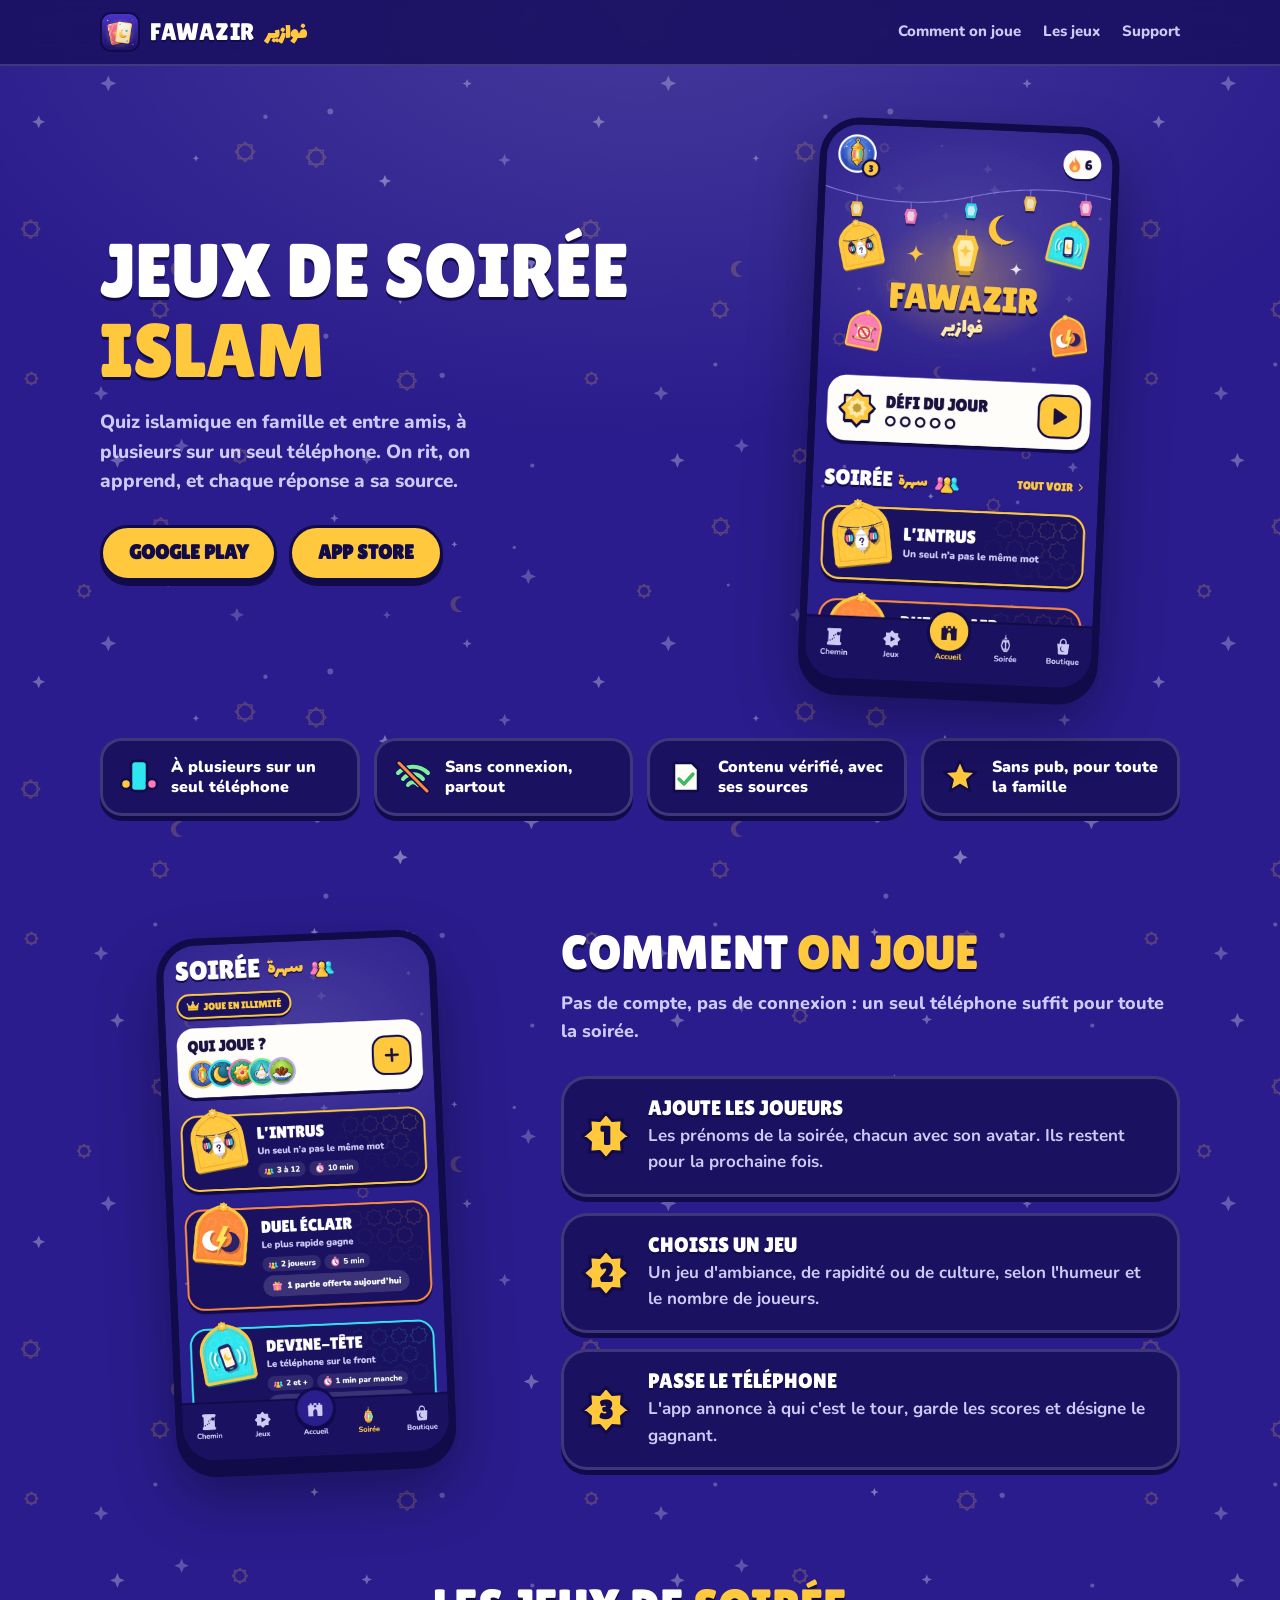
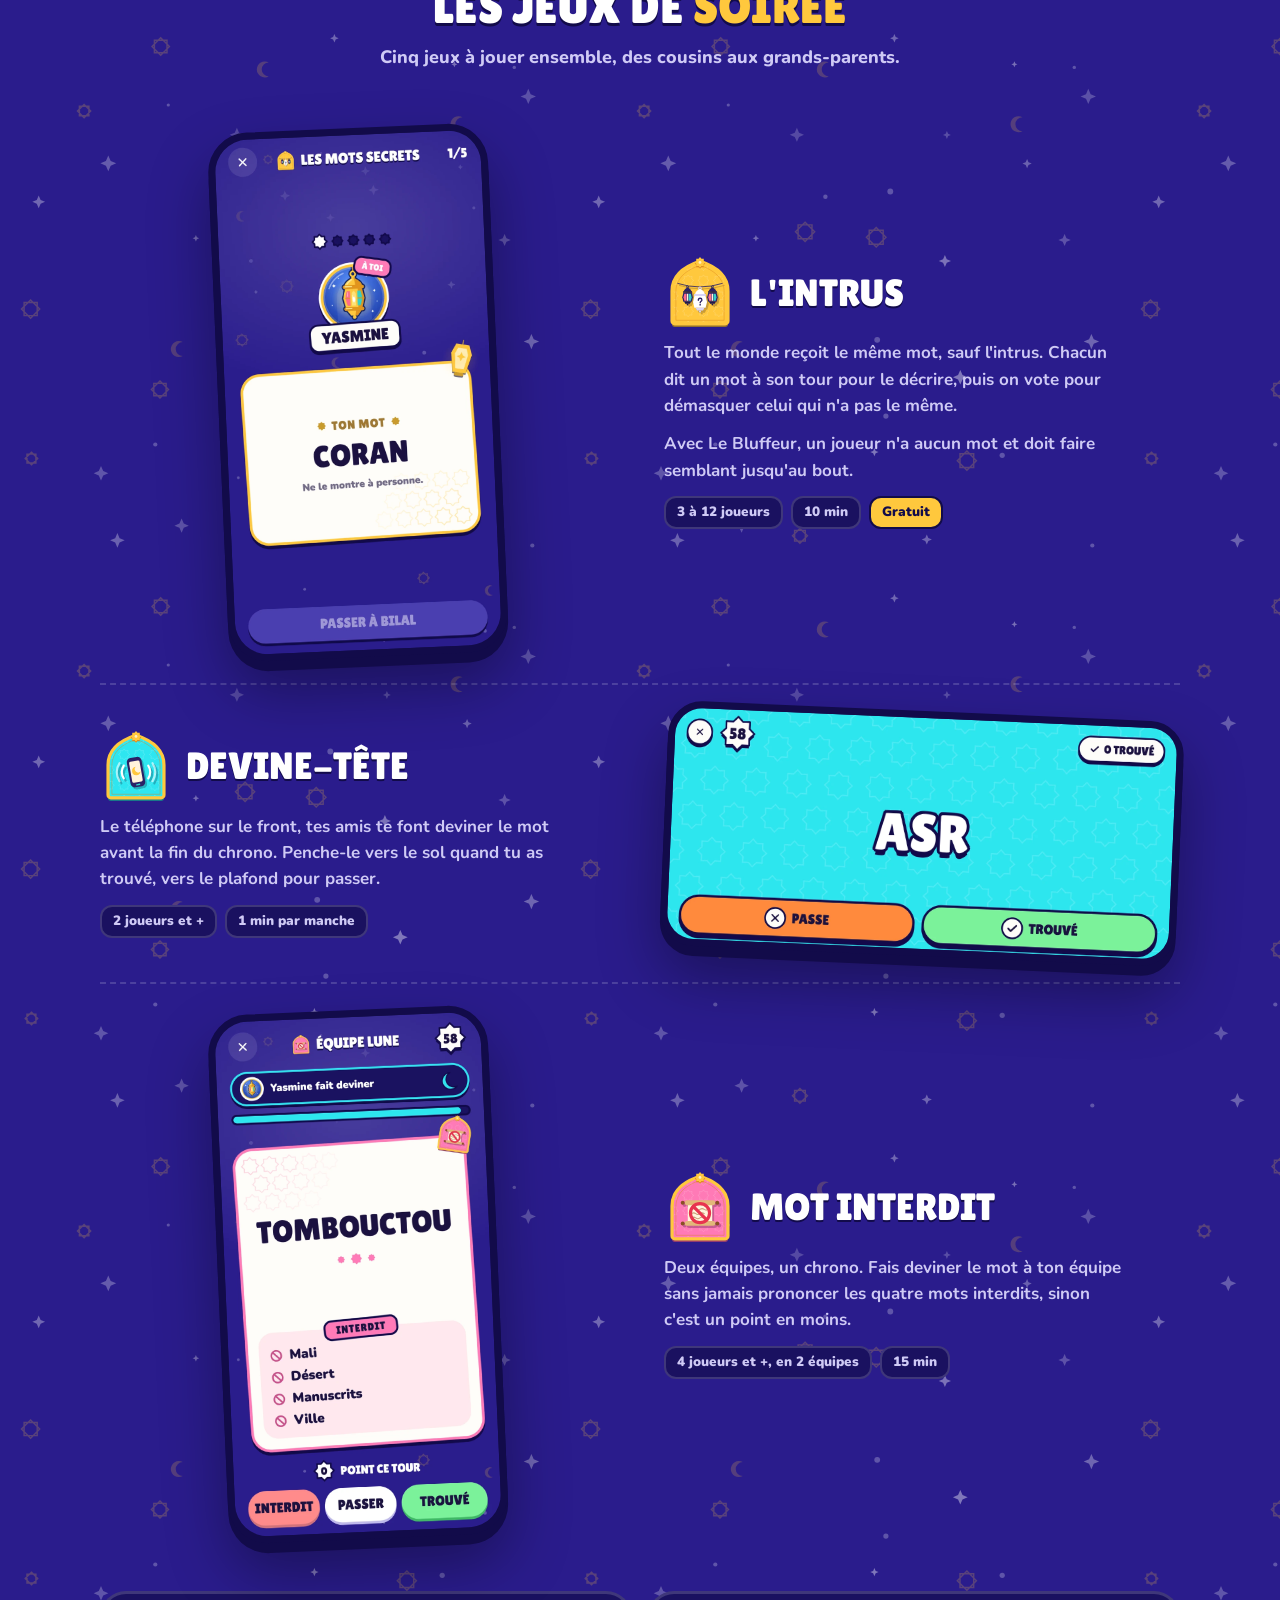
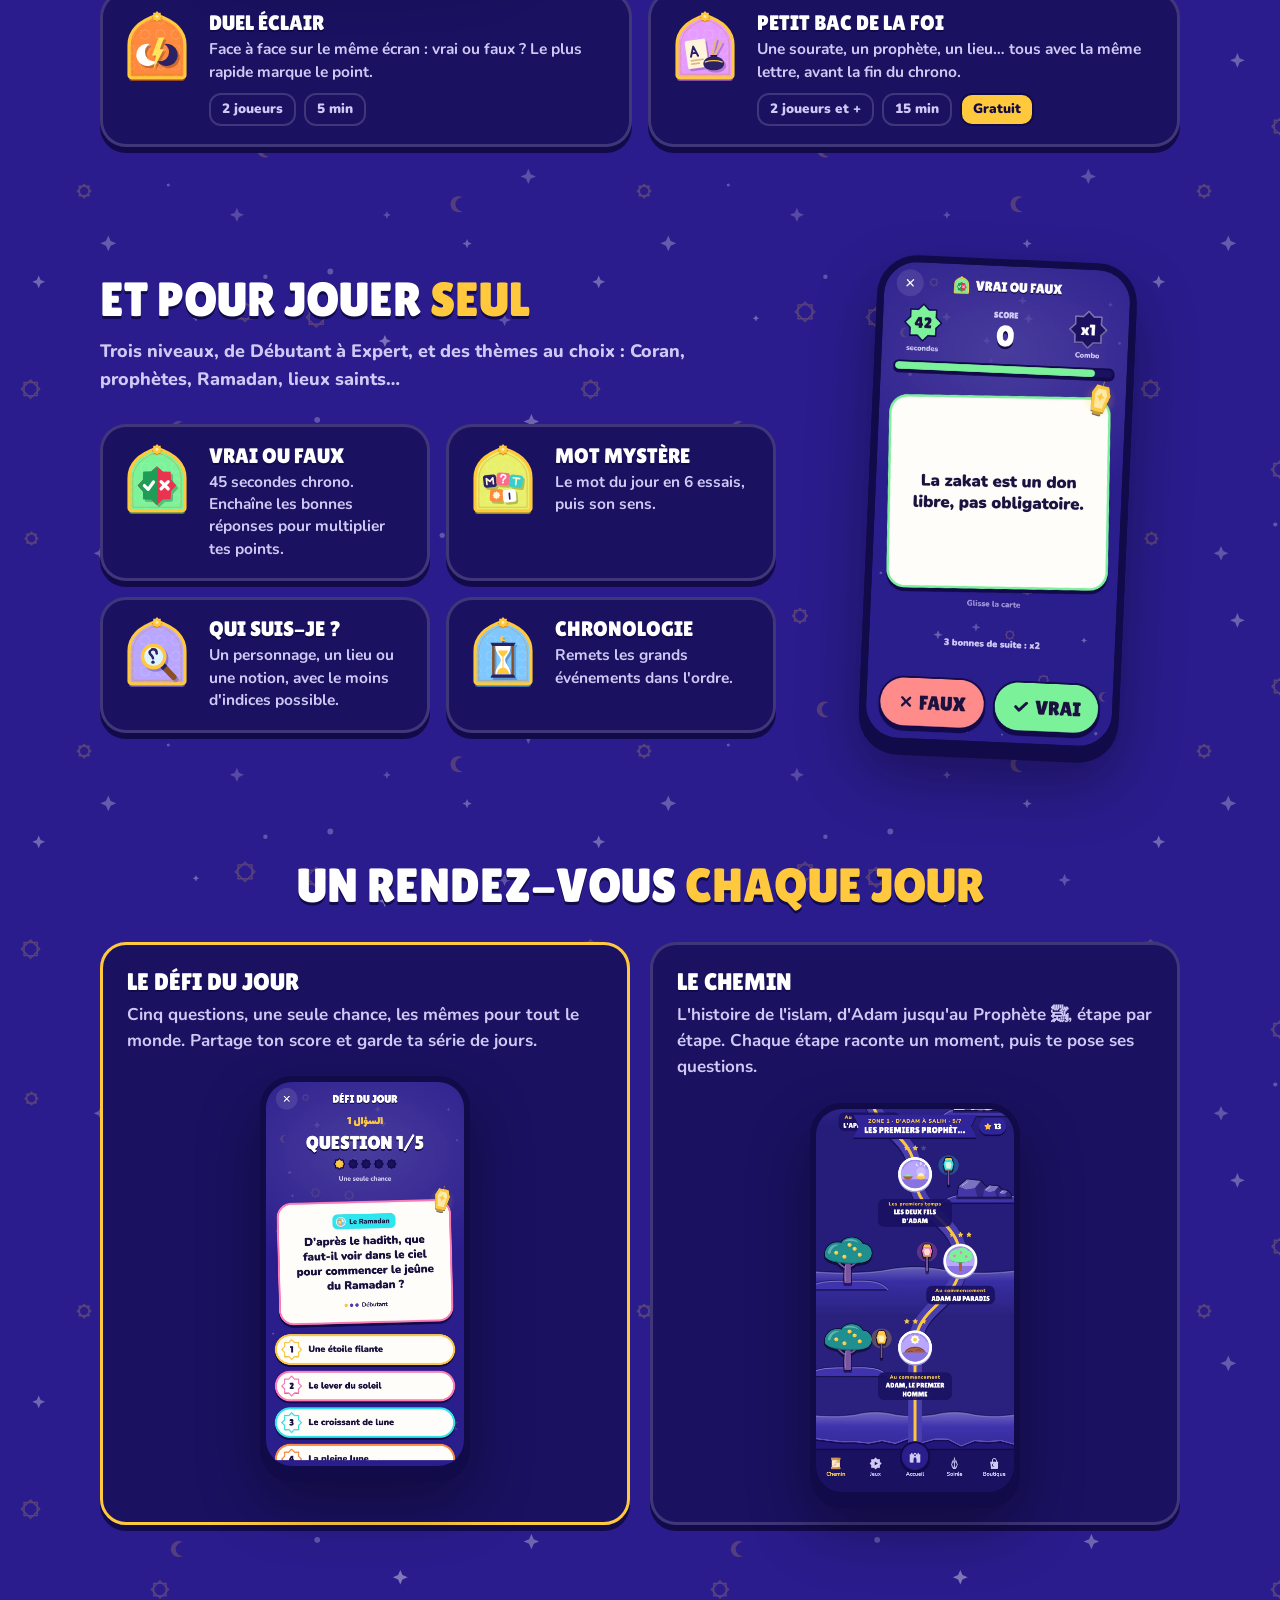
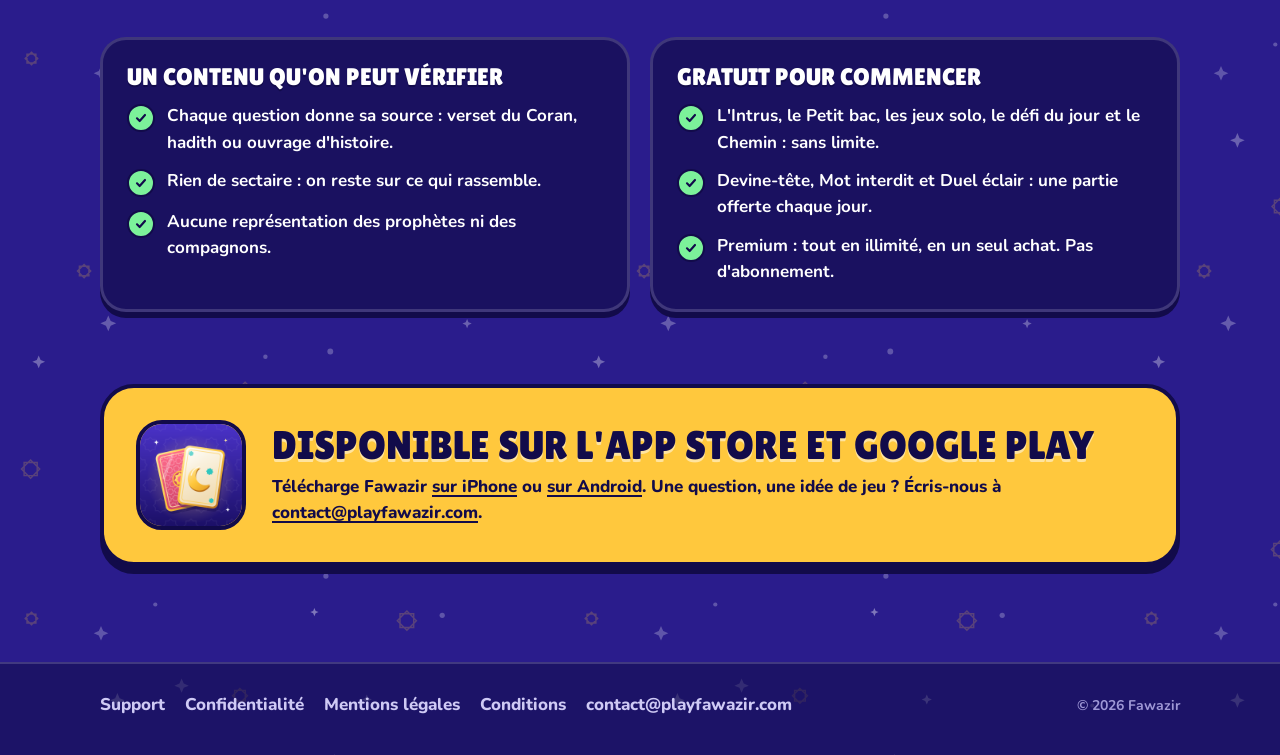
<file: index.html>
<!doctype html>
<html lang="fr">
<head>
  <meta charset="utf-8">
  <meta name="google-site-verification" content="Mf4Dr-LNAtxLQi--UO0I9HqMlegFbd75reMq2056zI0" />
  <meta name="viewport" content="width=device-width, initial-scale=1, viewport-fit=cover">
  <title>Fawazir : jeux de soirée islam et quiz islamique en famille</title>
  <meta name="description" content="Fawazir, les jeux de soirée sur le thème de l'islam : L'Intrus, Devine-tête, Mot interdit, quiz islamique et défi du jour. À plusieurs sur un seul téléphone, sans connexion et sans pub.">
  <meta name="theme-color" content="#2A1C8C">
  <link rel="icon" type="image/png" href="favicon.png">
  <link rel="apple-touch-icon" href="apple-touch-icon.png">
  <meta property="og:type" content="website">
  <meta property="og:title" content="Fawazir : jeux de soirée islam">
  <meta property="og:description" content="Quiz islamique en famille et entre amis, à plusieurs sur un seul téléphone. Sans connexion, sans pub.">
  <meta property="og:image" content="assets/img/partage.jpg">
  <meta property="og:locale" content="fr_FR">
  <meta name="twitter:card" content="summary_large_image">
  <link rel="preload" href="assets/fonts/lilita-one.woff2" as="font" type="font/woff2" crossorigin>
  <link rel="preload" href="assets/fonts/nunito-800.woff2" as="font" type="font/woff2" crossorigin>
  <link rel="stylesheet" href="assets/site.css">
</head>
<body>
  <header class="top">
    <div class="wrap">
      <a class="brand" href="./" aria-label="Fawazir, accueil">
        <img src="assets/img/icone.png" alt="" width="40" height="40">
        <b>Fawazir</b><i lang="ar">فوازير</i>
      </a>
      <nav aria-label="Navigation">
        <a class="hide-sm" href="#comment">Comment on joue</a>
        <a class="hide-sm" href="#jeux">Les jeux</a>
        <a href="support.html">Support</a>
      </nav>
    </div>
  </header>

  <main>
    <section class="hero">
      <div class="wrap">
        <div>
          <h1>Jeux de soirée <span class="accent">islam</span></h1>
          <p class="lead">Quiz islamique en famille et entre amis, à plusieurs sur un seul téléphone. On rit, on apprend, et chaque réponse a sa source.</p>
          <div class="ctas">
            <a class="btn btn-gold" href="https://play.google.com/store/apps/details?id=com.playfawazir.app">Google Play</a>
            <a class="btn btn-gold" href="https://apps.apple.com/app/id6831365398">App Store</a>
          </div>
        </div>
        <div class="phone tilt-r">
          <img src="assets/img/ecrans/accueil.webp" alt="L'accueil de Fawazir : défi du jour et jeux de soirée" width="780" height="1510">
        </div>
      </div>
    </section>

    <section aria-label="Points forts" style="padding-top: 20px">
      <div class="wrap perks">
        <div class="perk">
          <svg viewBox="0 0 40 40" aria-hidden="true"><rect x="12" y="4" width="16" height="30" rx="4" fill="#2EE6F0" stroke="#120B4A" stroke-width="2.5"/><circle cx="7" cy="27" r="5" fill="#FFC83D" stroke="#120B4A" stroke-width="2.5"/><circle cx="33" cy="27" r="5" fill="#FF7AB6" stroke="#120B4A" stroke-width="2.5"/></svg>
          <span>À plusieurs sur un seul téléphone</span>
        </div>
        <div class="perk">
          <svg viewBox="0 0 40 40" aria-hidden="true"><path d="M5 16a21 21 0 0 1 30 0M10 22a13 13 0 0 1 20 0M15 28a6 6 0 0 1 10 0" fill="none" stroke="#7CF29A" stroke-width="4" stroke-linecap="round"/><path d="M6 6l28 28" stroke="#120B4A" stroke-width="6" stroke-linecap="round"/><path d="M6 6l28 28" stroke="#FF8A3D" stroke-width="3" stroke-linecap="round"/></svg>
          <span>Sans connexion, partout</span>
        </div>
        <div class="perk">
          <svg viewBox="0 0 40 40" aria-hidden="true"><path d="M8 6h18l6 6v22H8z" fill="#FFFDF8" stroke="#120B4A" stroke-width="2.5" stroke-linejoin="round"/><path d="M13 22l5 5 9-10" fill="none" stroke="#3FB866" stroke-width="3.5" stroke-linecap="round" stroke-linejoin="round"/></svg>
          <span>Contenu vérifié, avec ses sources</span>
        </div>
        <div class="perk">
          <svg viewBox="0 0 40 40" aria-hidden="true"><path d="M20 3l4.6 11L36 15l-8.6 7.6L30 34l-10-6-10 6 2.6-11.4L4 15l11.4-1z" fill="#FFC83D" stroke="#120B4A" stroke-width="2.5" stroke-linejoin="round"/></svg>
          <span>Sans pub, pour toute la famille</span>
        </div>
      </div>
    </section>

    <section id="comment">
      <div class="wrap how">
        <div class="phone tilt-l">
          <img src="assets/img/ecrans/soiree.webp" alt="L'onglet Soirée : les joueurs et les jeux" width="780" height="1510" loading="lazy">
        </div>
        <div>
          <div class="section-head">
            <h2>Comment <span class="accent">on joue</span></h2>
            <p>Pas de compte, pas de connexion : un seul téléphone suffit pour toute la soirée.</p>
          </div>
          <ol class="steps">
            <li><h3>Ajoute les joueurs</h3><p>Les prénoms de la soirée, chacun avec son avatar. Ils restent pour la prochaine fois.</p></li>
            <li><h3>Choisis un jeu</h3><p>Un jeu d'ambiance, de rapidité ou de culture, selon l'humeur et le nombre de joueurs.</p></li>
            <li><h3>Passe le téléphone</h3><p>L'app annonce à qui c'est le tour, garde les scores et désigne le gagnant.</p></li>
          </ol>
        </div>
      </div>
    </section>

    <section id="jeux">
      <div class="wrap">
        <div class="section-head center">
          <h2>Les jeux de <span class="accent">soirée</span></h2>
          <p>Cinq jeux à jouer ensemble, des cousins aux grands-parents.</p>
        </div>

        <div class="feature">
          <div class="shot">
            <div class="phone tilt-l"><img src="assets/img/ecrans/intrus.webp" alt="L'Intrus : chaque joueur découvre son mot secret" width="780" height="1510" loading="lazy"></div>
          </div>
          <div>
            <div class="feature-title"><img src="assets/img/jeux/undercover.svg" alt="" width="72" height="72"><h3>L'Intrus</h3></div>
            <p>Tout le monde reçoit le même mot, sauf l'intrus. Chacun dit un mot à son tour pour le décrire, puis on vote pour démasquer celui qui n'a pas le même.</p>
            <p>Avec <strong>Le Bluffeur</strong>, un joueur n'a aucun mot et doit faire semblant jusqu'au bout.</p>
            <div class="tags"><span class="tag">3 à 12 joueurs</span><span class="tag">10 min</span><span class="tag tag-gold">Gratuit</span></div>
          </div>
        </div>

        <div class="feature reverse">
          <div class="shot">
            <div class="phone phone-wide tilt-r"><img src="assets/img/ecrans/devine.webp" alt="Devine-tête : le mot à faire deviner, en grand" width="1400" height="644" loading="lazy"></div>
          </div>
          <div>
            <div class="feature-title"><img src="assets/img/jeux/devine-tete.svg" alt="" width="72" height="72"><h3>Devine-tête</h3></div>
            <p>Le téléphone sur le front, tes amis te font deviner le mot avant la fin du chrono. Penche-le vers le sol quand tu as trouvé, vers le plafond pour passer.</p>
            <div class="tags"><span class="tag">2 joueurs et +</span><span class="tag">1 min par manche</span></div>
          </div>
        </div>

        <div class="feature">
          <div class="shot">
            <div class="phone tilt-l"><img src="assets/img/ecrans/interdit.webp" alt="Mot interdit : le mot à faire deviner et les mots interdits" width="780" height="1510" loading="lazy"></div>
          </div>
          <div>
            <div class="feature-title"><img src="assets/img/jeux/mot-interdit.svg" alt="" width="72" height="72"><h3>Mot interdit</h3></div>
            <p>Deux équipes, un chrono. Fais deviner le mot à ton équipe sans jamais prononcer les quatre mots interdits, sinon c'est un point en moins.</p>
            <div class="tags"><span class="tag">4 joueurs et +, en 2 équipes</span><span class="tag">15 min</span></div>
          </div>
        </div>

        <div class="games" style="margin-top: 26px">
          <article class="game">
            <img src="assets/img/jeux/duel.svg" alt="" width="72" height="72">
            <div>
              <h3>Duel éclair</h3>
              <p>Face à face sur le même écran : vrai ou faux ? Le plus rapide marque le point.</p>
              <div class="tags"><span class="tag">2 joueurs</span><span class="tag">5 min</span></div>
            </div>
          </article>
          <article class="game">
            <img src="assets/img/jeux/petit-bac.svg" alt="" width="72" height="72">
            <div>
              <h3>Petit bac de la foi</h3>
              <p>Une sourate, un prophète, un lieu… tous avec la même lettre, avant la fin du chrono.</p>
              <div class="tags"><span class="tag">2 joueurs et +</span><span class="tag">15 min</span><span class="tag tag-gold">Gratuit</span></div>
            </div>
          </article>
        </div>
      </div>
    </section>

    <section id="seul">
      <div class="wrap solo">
        <div>
          <div class="section-head">
            <h2>Et pour jouer <span class="accent">seul</span></h2>
            <p>Trois niveaux, de Débutant à Expert, et des thèmes au choix : Coran, prophètes, Ramadan, lieux saints…</p>
          </div>
          <div class="games">
            <article class="game">
              <img src="assets/img/jeux/vrai-faux.svg" alt="" width="72" height="72">
              <div><h3>Vrai ou faux</h3><p>45 secondes chrono. Enchaîne les bonnes réponses pour multiplier tes points.</p></div>
            </article>
            <article class="game">
              <img src="assets/img/jeux/mot-mystere.svg" alt="" width="72" height="72">
              <div><h3>Mot mystère</h3><p>Le mot du jour en 6 essais, puis son sens.</p></div>
            </article>
            <article class="game">
              <img src="assets/img/jeux/qui-suis-je.svg" alt="" width="72" height="72">
              <div><h3>Qui suis-je ?</h3><p>Un personnage, un lieu ou une notion, avec le moins d'indices possible.</p></div>
            </article>
            <article class="game">
              <img src="assets/img/jeux/chronologie.svg" alt="" width="72" height="72">
              <div><h3>Chronologie</h3><p>Remets les grands événements dans l'ordre.</p></div>
            </article>
          </div>
        </div>
        <div class="phone tilt-r">
          <img src="assets/img/ecrans/vrai-faux.webp" alt="Vrai ou faux : une affirmation à juger en 45 secondes" width="780" height="1510" loading="lazy">
        </div>
      </div>
    </section>

    <section id="chaque-jour">
      <div class="wrap">
        <div class="section-head center">
          <h2>Un rendez-vous <span class="accent">chaque jour</span></h2>
        </div>
        <div class="daily">
          <div class="panel panel-gold">
            <h3>Le défi du jour</h3>
            <p>Cinq questions, une seule chance, les mêmes pour tout le monde. Partage ton score et garde ta série de jours.</p>
            <div class="phone"><img src="assets/img/ecrans/defi.webp" alt="Le défi du jour : question 1 sur 5" width="780" height="1510" loading="lazy"></div>
          </div>
          <div class="panel">
            <h3>Le Chemin</h3>
            <p>L'histoire de l'islam, d'Adam jusqu'au Prophète ﷺ, étape par étape. Chaque étape raconte un moment, puis te pose ses questions.</p>
            <div class="phone"><img src="assets/img/ecrans/chemin.webp" alt="Le Chemin : les étapes de l'histoire, de bas en haut" width="780" height="1510" loading="lazy"></div>
          </div>
        </div>
      </div>
    </section>

    <section>
      <div class="wrap split">
        <div class="panel">
          <h3>Un contenu qu'on peut vérifier</h3>
          <ul class="check">
            <li>Chaque question donne sa source : verset du Coran, hadith ou ouvrage d'histoire.</li>
            <li>Rien de sectaire : on reste sur ce qui rassemble.</li>
            <li>Aucune représentation des prophètes ni des compagnons.</li>
          </ul>
        </div>
        <div class="panel">
          <h3>Gratuit pour commencer</h3>
          <ul class="check">
            <li>L'Intrus, le Petit bac, les jeux solo, le défi du jour et le Chemin : sans limite.</li>
            <li>Devine-tête, Mot interdit et Duel éclair : une partie offerte chaque jour.</li>
            <li>Premium : tout en illimité, en un seul achat. Pas d'abonnement.</li>
          </ul>
        </div>
      </div>
    </section>

    <section style="padding-top: 16px">
      <div class="wrap">
        <div class="band">
          <img src="assets/img/icone.png" alt="" width="110" height="110">
          <div>
            <h2>Disponible sur l'App Store et Google Play</h2>
            <p>Télécharge Fawazir <a href="https://apps.apple.com/app/id6831365398" style="color: var(--ink)">sur iPhone</a> ou <a href="https://play.google.com/store/apps/details?id=com.playfawazir.app" style="color: var(--ink)">sur Android</a>. Une question, une idée de jeu ? Écris-nous à <a href="mailto:contact@playfawazir.com" style="color: var(--ink)">contact@playfawazir.com</a>.</p>
          </div>
        </div>
      </div>
    </section>
  </main>

  <footer>
    <div class="wrap">
      <nav aria-label="Liens utiles">
        <a href="support.html">Support</a>
        <a href="confidentialite.html">Confidentialité</a>
        <a href="mentions-legales.html">Mentions légales</a>
        <a href="conditions.html">Conditions</a>
        <a href="mailto:contact@playfawazir.com">contact@playfawazir.com</a>
      </nav>
      <small>© 2026 Fawazir</small>
    </div>
  </footer>
</body>
</html>
</file>
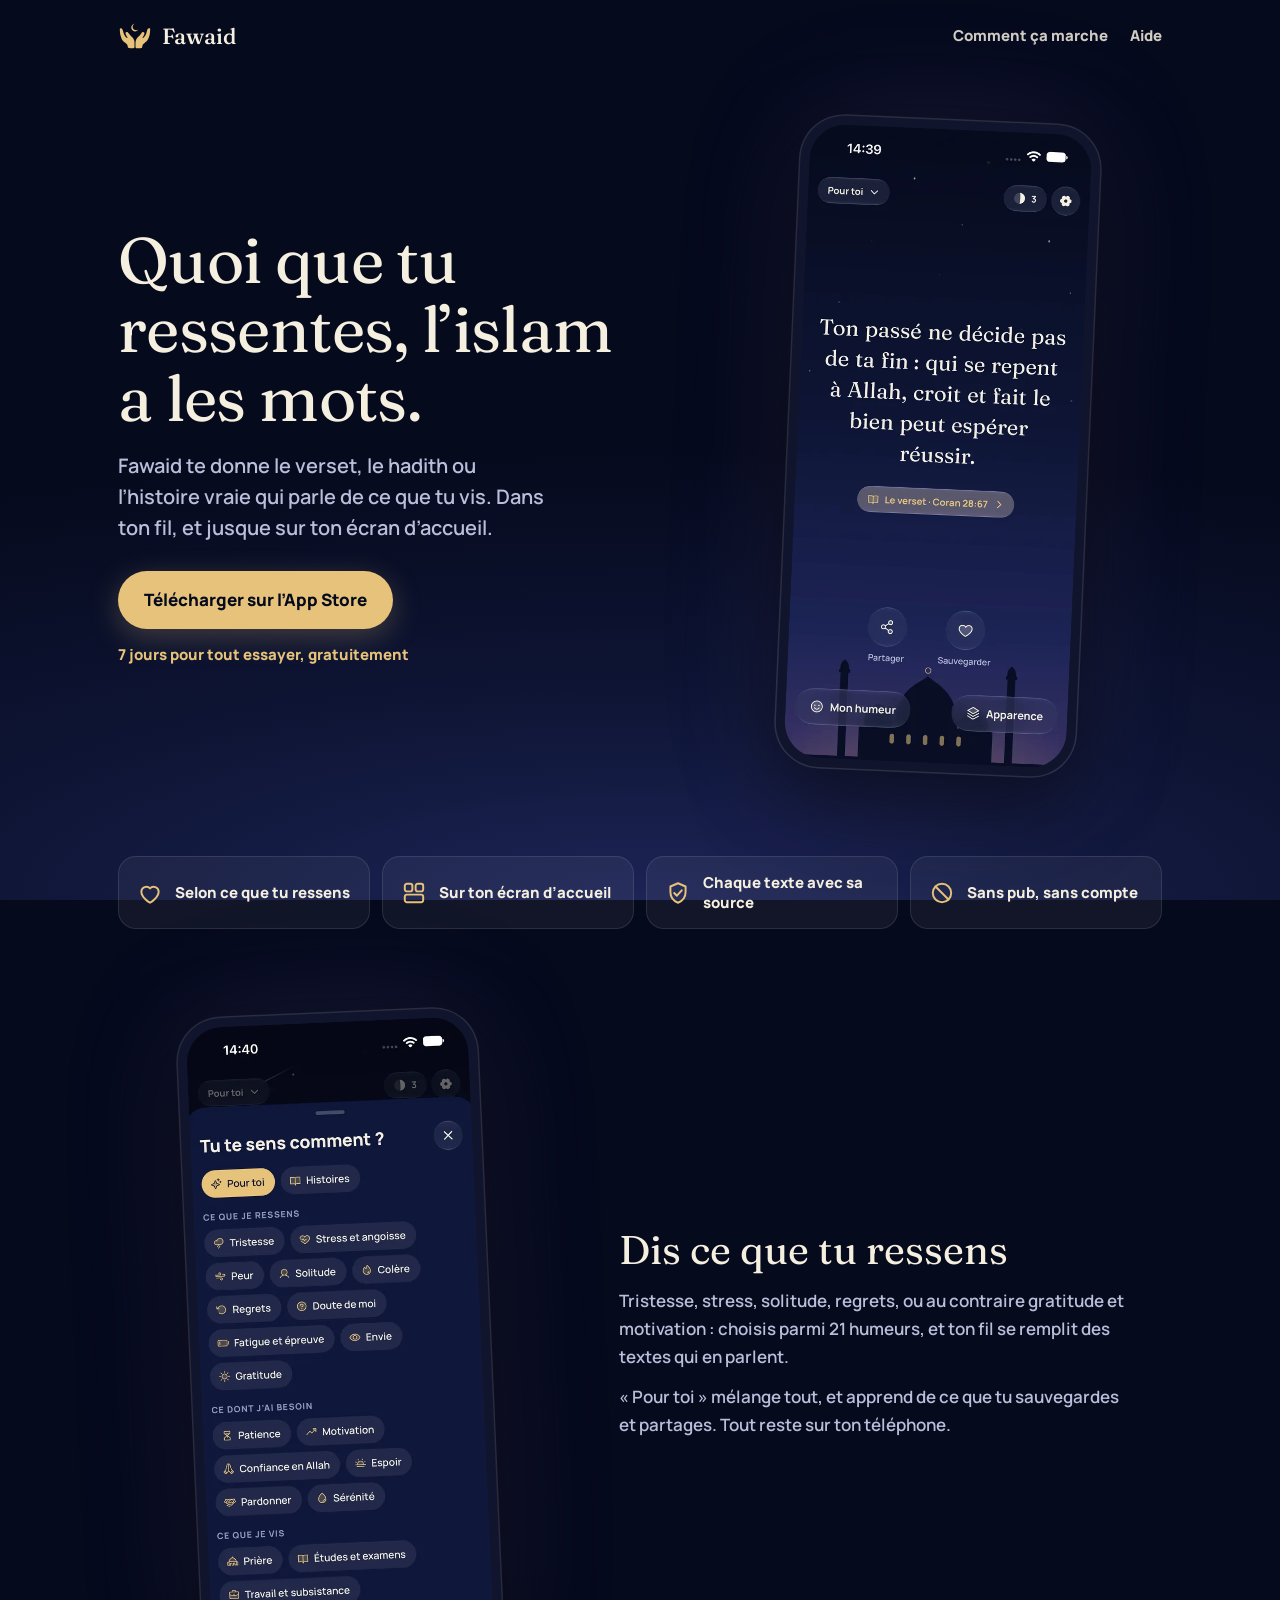
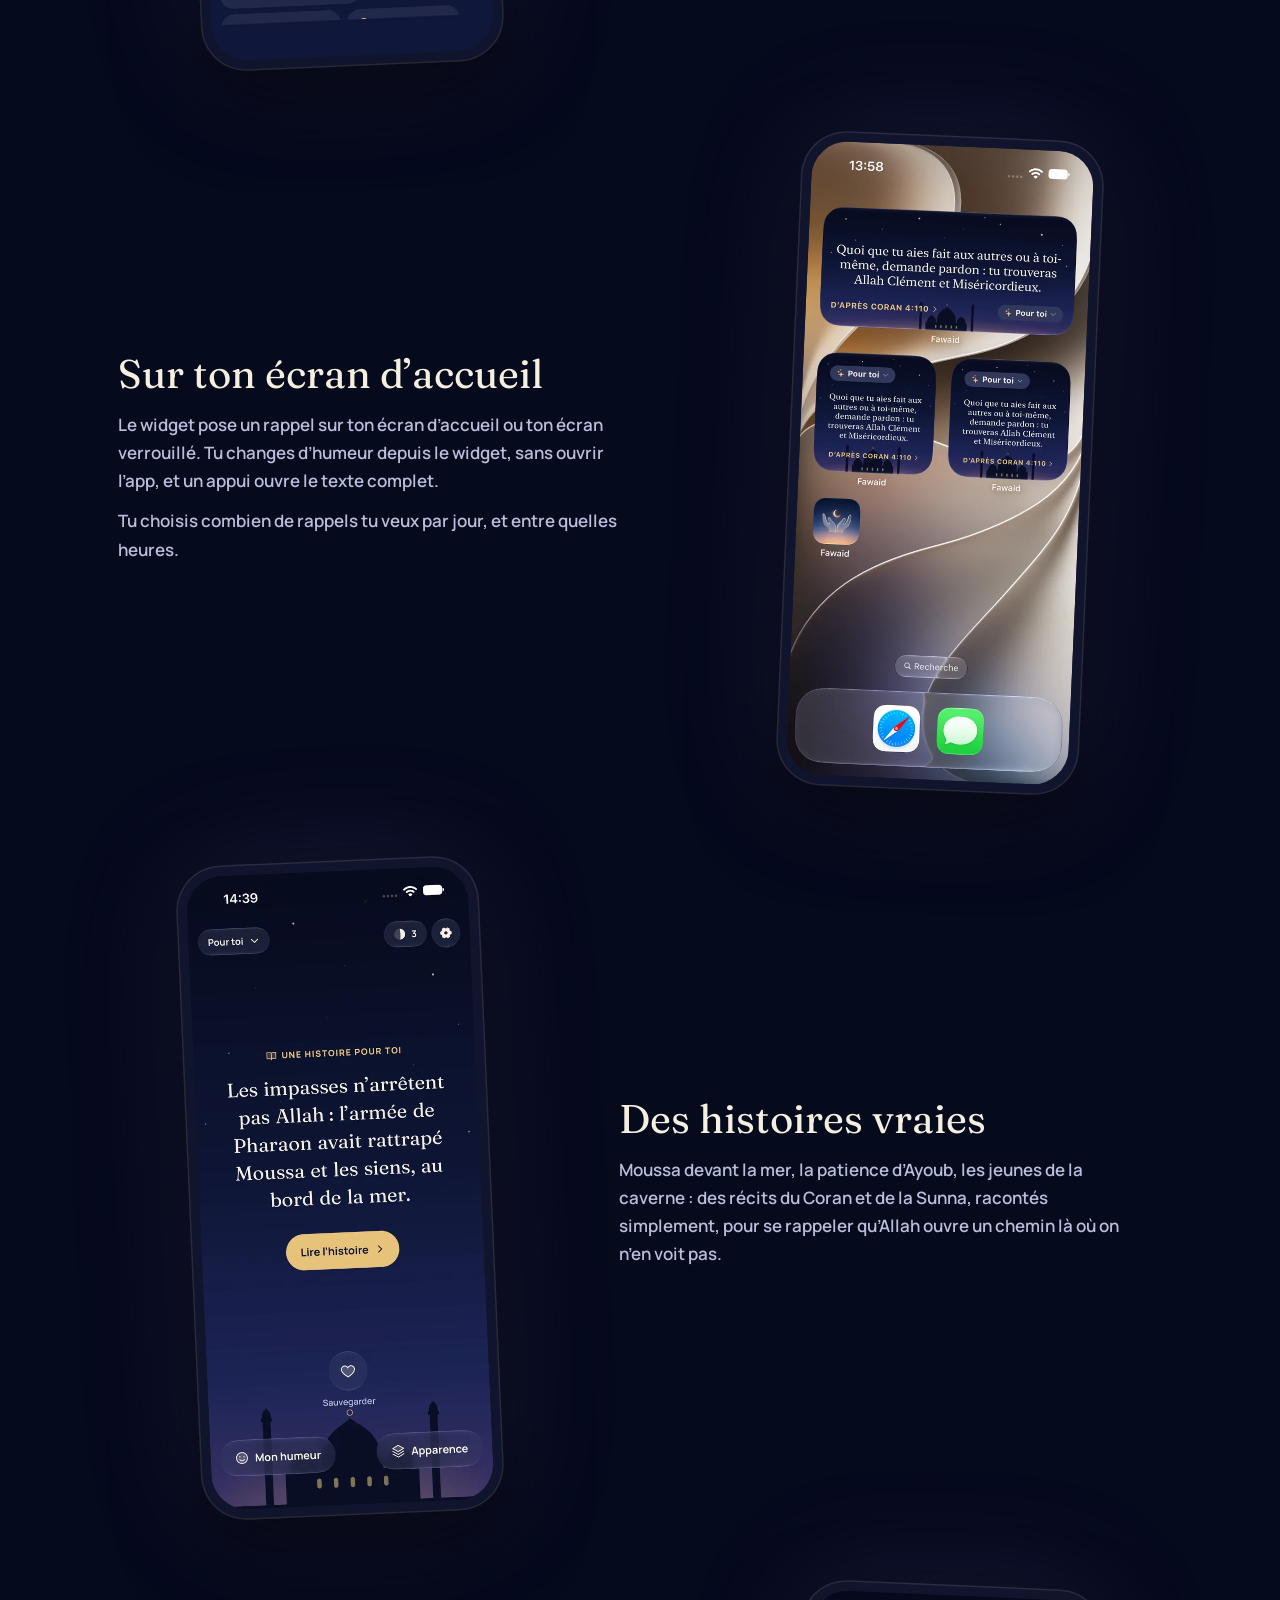
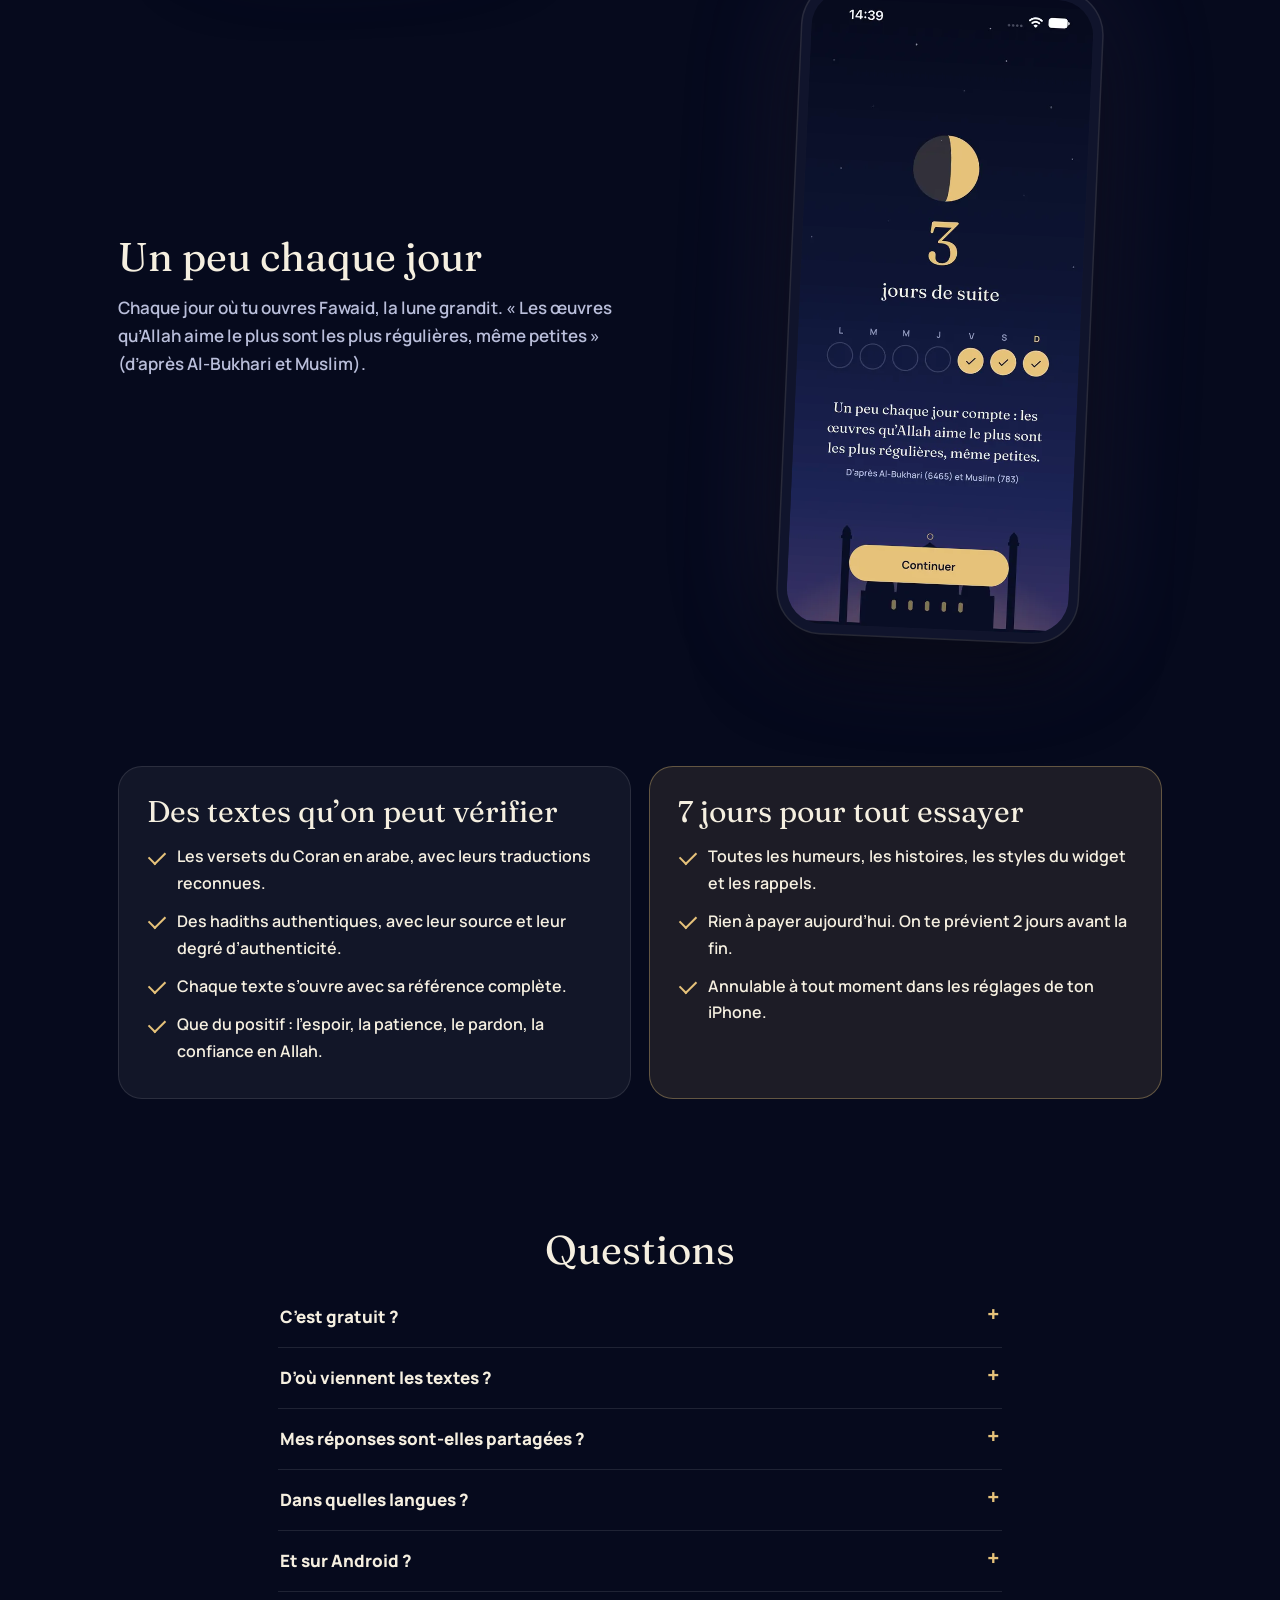
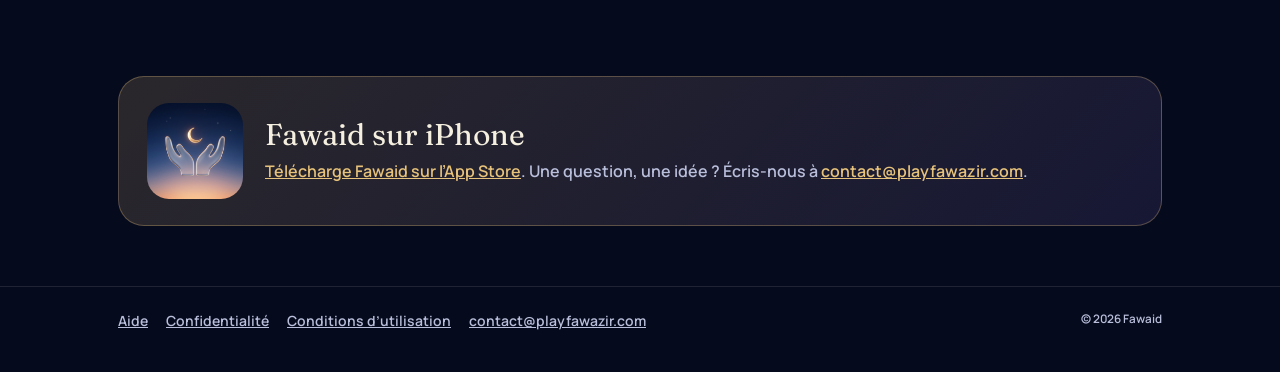
<file: fawaid/index.html>
<!doctype html>
<html lang="fr">
<head>
  <meta charset="utf-8">
  <meta name="viewport" content="width=device-width, initial-scale=1, viewport-fit=cover">
  <title>Fawaid : le bon rappel de l’islam pour ce que tu ressens</title>
  <meta name="description" content="Fawaid te donne le verset, le hadith ou l’histoire vraie qui parle de ce que tu ressens, dans ton fil et sur ton écran d’accueil. Sources vérifiées, sans pub, sans compte.">
  <meta name="theme-color" content="#060A1D">
  <link rel="icon" type="image/png" href="favicon.png">
  <link rel="apple-touch-icon" href="apple-touch-icon.png">
  <meta property="og:type" content="website">
  <meta property="og:title" content="Fawaid : quoi que tu ressentes, l’islam a les mots">
  <meta property="og:description" content="Le verset, le hadith ou l’histoire vraie qui parle de ce que tu ressens. Sources vérifiées, sans pub, sans compte.">
  <meta property="og:image" content="https://playfawazir.com/fawaid/images/partage.jpg">
  <meta property="og:url" content="https://playfawazir.com/fawaid/">
  <meta property="og:locale" content="fr_FR">
  <meta name="twitter:card" content="summary_large_image">
  <link rel="preload" href="fonts/fraunces-400.woff2" as="font" type="font/woff2" crossorigin>
  <link rel="stylesheet" href="style.css">
</head>
<body class="accueil">
  <header class="haut">
    <div class="large">
      <a class="marque" href="./" aria-label="Fawaid, accueil">
        <img src="images/logo-marque.svg" alt="" width="34" height="28">
        Fawaid
      </a>
      <nav aria-label="Navigation">
        <a class="cache-petit" href="#comment">Comment ça marche</a>
        <a href="support.html">Aide</a>
      </nav>
    </div>
  </header>

  <main>
    <section class="hero">
      <div class="large hero-grille">
        <div>
          <h1>Quoi que tu ressentes, l’islam a les mots.</h1>
          <p class="chapeau">Fawaid te donne le verset, le hadith ou l’histoire vraie qui parle de ce que tu vis. Dans ton fil, et jusque sur ton écran d’accueil.</p>
          <div class="actions">
            <a class="bouton" href="https://apps.apple.com/app/id6834394816">Télécharger sur l’App Store</a>
            <span class="mention">7 jours pour tout essayer, gratuitement</span>
          </div>
        </div>
        <figure class="telephone penche-d">
          <img src="images/fil.webp" alt="Le fil de Fawaid : une phrase tirée du Coran, avec sa source" width="552" height="1200">
        </figure>
      </div>
    </section>

    <section aria-label="Points forts" class="serre">
      <div class="large atouts">
        <div class="atout">
          <svg viewBox="0 0 24 24" aria-hidden="true"><path d="M12 21s-8-4.6-8-10.4A4.6 4.6 0 0 1 12 7.8a4.6 4.6 0 0 1 8 2.8C20 16.4 12 21 12 21z" fill="none" stroke="currentColor" stroke-width="1.8" stroke-linejoin="round"/></svg>
          <span>Selon ce que tu ressens</span>
        </div>
        <div class="atout">
          <svg viewBox="0 0 24 24" aria-hidden="true"><rect x="3.5" y="3.5" width="7" height="7" rx="2" fill="none" stroke="currentColor" stroke-width="1.8"/><rect x="13.5" y="3.5" width="7" height="7" rx="2" fill="none" stroke="currentColor" stroke-width="1.8"/><rect x="3.5" y="13.5" width="17" height="7" rx="2" fill="none" stroke="currentColor" stroke-width="1.8"/></svg>
          <span>Sur ton écran d’accueil</span>
        </div>
        <div class="atout">
          <svg viewBox="0 0 24 24" aria-hidden="true"><path d="M12 3l7 3v5c0 5-3.5 8.5-7 10-3.5-1.5-7-5-7-10V6z" fill="none" stroke="currentColor" stroke-width="1.8" stroke-linejoin="round"/><path d="M8.5 12l2.5 2.5 4.5-5" fill="none" stroke="currentColor" stroke-width="1.8" stroke-linecap="round" stroke-linejoin="round"/></svg>
          <span>Chaque texte avec sa source</span>
        </div>
        <div class="atout">
          <svg viewBox="0 0 24 24" aria-hidden="true"><circle cx="12" cy="12" r="8.5" fill="none" stroke="currentColor" stroke-width="1.8"/><path d="M6 6l12 12" stroke="currentColor" stroke-width="1.8" stroke-linecap="round"/></svg>
          <span>Sans pub, sans compte</span>
        </div>
      </div>
    </section>

    <section id="comment">
      <div class="large">
        <div class="bloc">
          <figure class="telephone penche-g">
            <img src="images/humeurs.webp" alt="Le choix de l’humeur : ce que je ressens, ce dont j’ai besoin, ce que je vis" width="552" height="1200" loading="lazy">
          </figure>
          <div>
            <h2>Dis ce que tu ressens</h2>
            <p>Tristesse, stress, solitude, regrets, ou au contraire gratitude et motivation : choisis parmi 21 humeurs, et ton fil se remplit des textes qui en parlent.</p>
            <p>« Pour toi » mélange tout, et apprend de ce que tu sauvegardes et partages. Tout reste sur ton téléphone.</p>
          </div>
        </div>

        <div class="bloc inverse">
          <figure class="telephone penche-d">
            <img src="images/widget.webp" alt="Le widget de Fawaid sur l’écran d’accueil, avec la mosquée la nuit" width="552" height="1200" loading="lazy">
          </figure>
          <div>
            <h2>Sur ton écran d’accueil</h2>
            <p>Le widget pose un rappel sur ton écran d’accueil ou ton écran verrouillé. Tu changes d’humeur depuis le widget, sans ouvrir l’app, et un appui ouvre le texte complet.</p>
            <p>Tu choisis combien de rappels tu veux par jour, et entre quelles heures.</p>
          </div>
        </div>

        <div class="bloc">
          <figure class="telephone penche-g">
            <img src="images/histoire.webp" alt="Une histoire vraie dans le fil : Moussa devant la mer" width="552" height="1200" loading="lazy">
          </figure>
          <div>
            <h2>Des histoires vraies</h2>
            <p>Moussa devant la mer, la patience d’Ayoub, les jeunes de la caverne : des récits du Coran et de la Sunna, racontés simplement, pour se rappeler qu’Allah ouvre un chemin là où on n’en voit pas.</p>
          </div>
        </div>

        <div class="bloc inverse">
          <figure class="telephone penche-d">
            <img src="images/serie.webp" alt="La série de jours : trois jours de suite, la lune qui grandit" width="552" height="1200" loading="lazy">
          </figure>
          <div>
            <h2>Un peu chaque jour</h2>
            <p>Chaque jour où tu ouvres Fawaid, la lune grandit. « Les œuvres qu’Allah aime le plus sont les plus régulières, même petites » (d’après Al-Bukhari et Muslim).</p>
          </div>
        </div>
      </div>
    </section>

    <section>
      <div class="large deux">
        <div class="panneau">
          <h2>Des textes qu’on peut vérifier</h2>
          <ul class="coches">
            <li>Les versets du Coran en arabe, avec leurs traductions reconnues.</li>
            <li>Des hadiths authentiques, avec leur source et leur degré d’authenticité.</li>
            <li>Chaque texte s’ouvre avec sa référence complète.</li>
            <li>Que du positif : l’espoir, la patience, le pardon, la confiance en Allah.</li>
          </ul>
        </div>
        <div class="panneau panneau-or">
          <h2>7 jours pour tout essayer</h2>
          <ul class="coches">
            <li>Toutes les humeurs, les histoires, les styles du widget et les rappels.</li>
            <li>Rien à payer aujourd’hui. On te prévient 2 jours avant la fin.</li>
            <li>Annulable à tout moment dans les réglages de ton iPhone.</li>
          </ul>
        </div>
      </div>
    </section>

    <section id="questions">
      <div class="large etroit">
        <h2 class="centre">Questions</h2>
        <details>
          <summary>C’est gratuit ?</summary>
          <p>Tu peux tout essayer pendant 7 jours sans rien payer. Ensuite, c’est un abonnement à l’année ou au mois, annulable à tout moment. Sans abonnement, des textes restent offerts chaque jour.</p>
        </details>
        <details>
          <summary>D’où viennent les textes ?</summary>
          <p>Du Coran et des hadiths authentiques, avec leurs traductions reconnues. La phrase affichée en grand dit en quelques mots le sens du texte, sans rien y ajouter ; le texte complet s’ouvre d’un appui. Tout est détaillé dans <a href="support.html">l’aide</a>.</p>
        </details>
        <details>
          <summary>Mes réponses sont-elles partagées ?</summary>
          <p>Non. Ce que tu ressens, ta foi, ta prière et tes épreuves restent sur ton téléphone. Pas de compte, pas de publicité, aucun outil de suivi. Voir <a href="confidentialite.html">la confidentialité</a>.</p>
        </details>
        <details>
          <summary>Dans quelles langues ?</summary>
          <p>En français, en anglais, en turc et en arabe. L’app suit la langue de ton iPhone.</p>
        </details>
        <details>
          <summary>Et sur Android ?</summary>
          <p>Fawaid est pour l’instant sur iPhone. Écris-nous si tu veux être prévenu.</p>
        </details>
      </div>
    </section>

    <section class="serre">
      <div class="large">
        <div class="bandeau">
          <img src="apple-touch-icon.png" alt="" width="96" height="96">
          <div>
            <h2>Fawaid sur iPhone</h2>
            <p><a href="https://apps.apple.com/app/id6834394816">Télécharge Fawaid sur l’App Store</a>. Une question, une idée ? Écris-nous à <a href="mailto:contact@playfawazir.com">contact@playfawazir.com</a>.</p>
          </div>
        </div>
      </div>
    </section>
  </main>

  <footer>
    <div class="large">
      <nav aria-label="Liens utiles">
        <a href="support.html">Aide</a>
        <a href="confidentialite.html">Confidentialité</a>
        <a href="https://www.apple.com/legal/internet-services/itunes/dev/stdeula/">Conditions d’utilisation</a>
        <a href="mailto:contact@playfawazir.com">contact@playfawazir.com</a>
      </nav>
      <small>© 2026 Fawaid</small>
    </div>
  </footer>
</body>
</html>
</file>
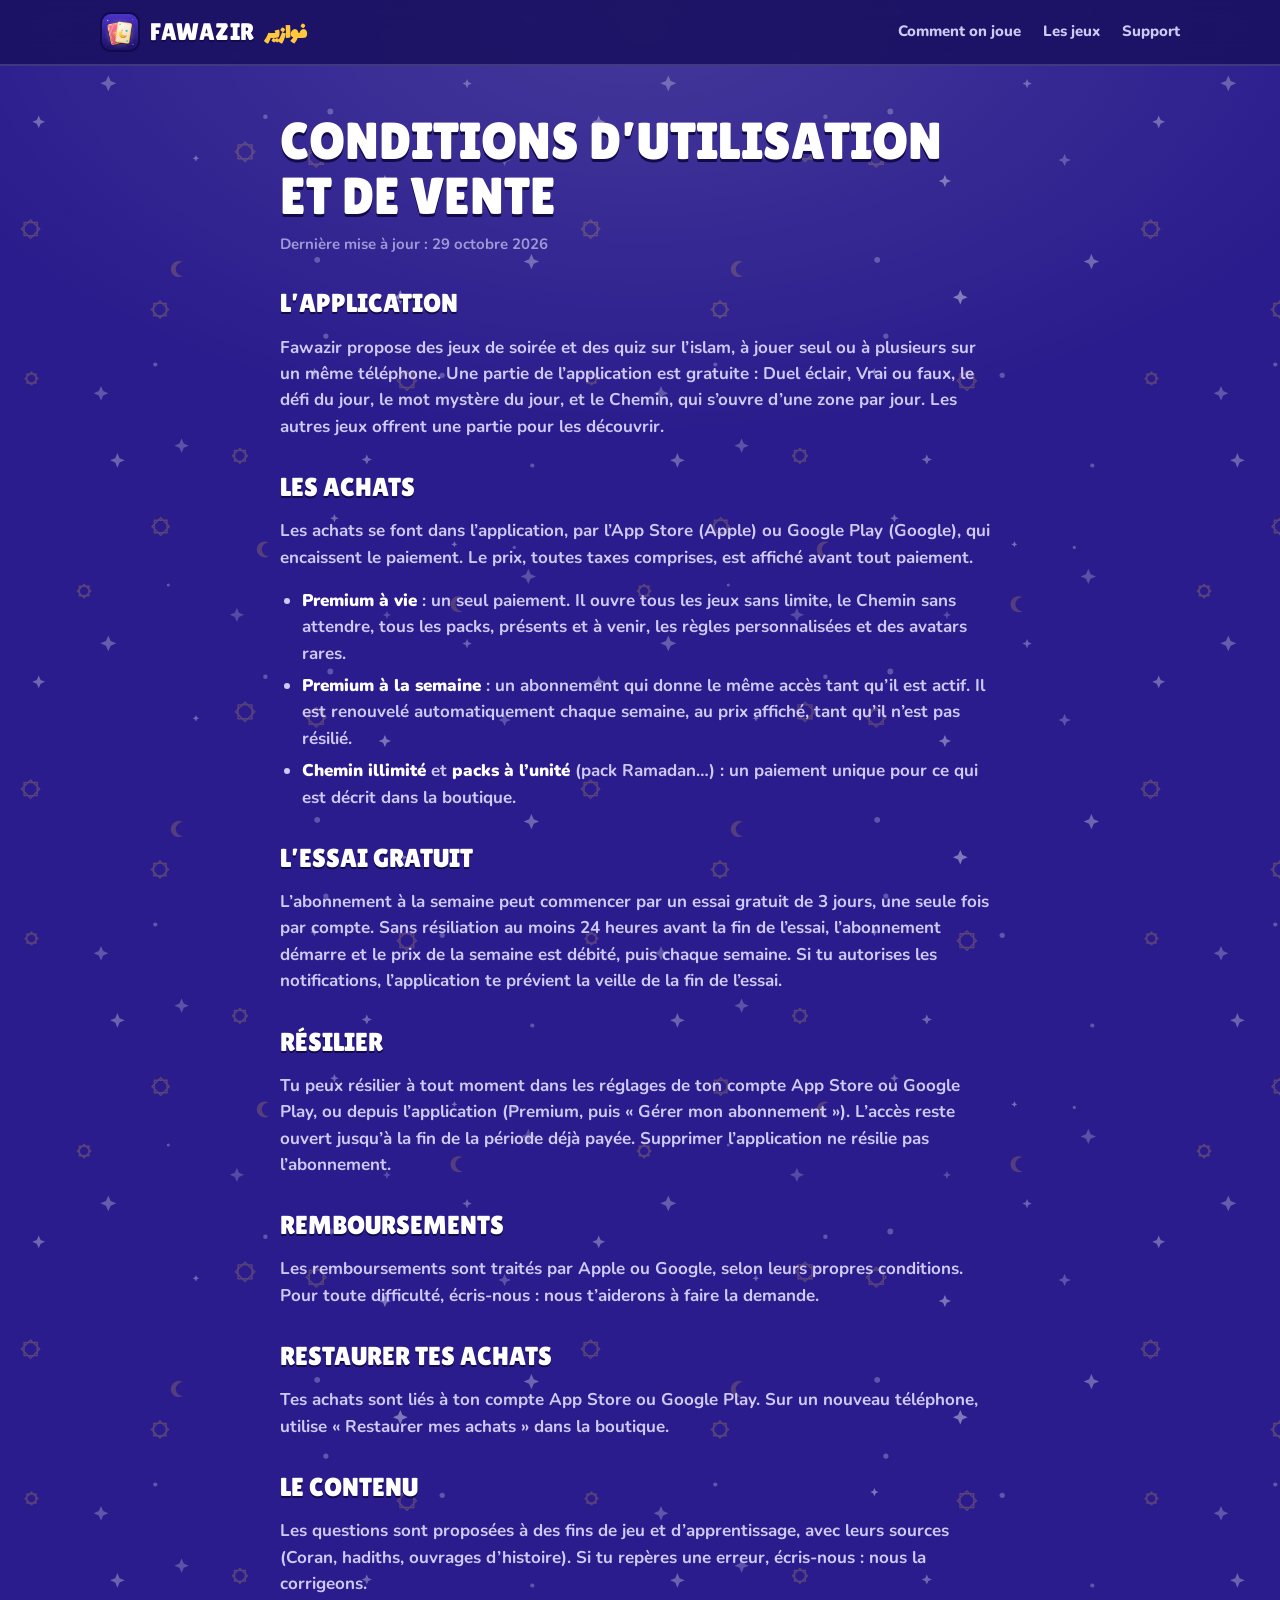
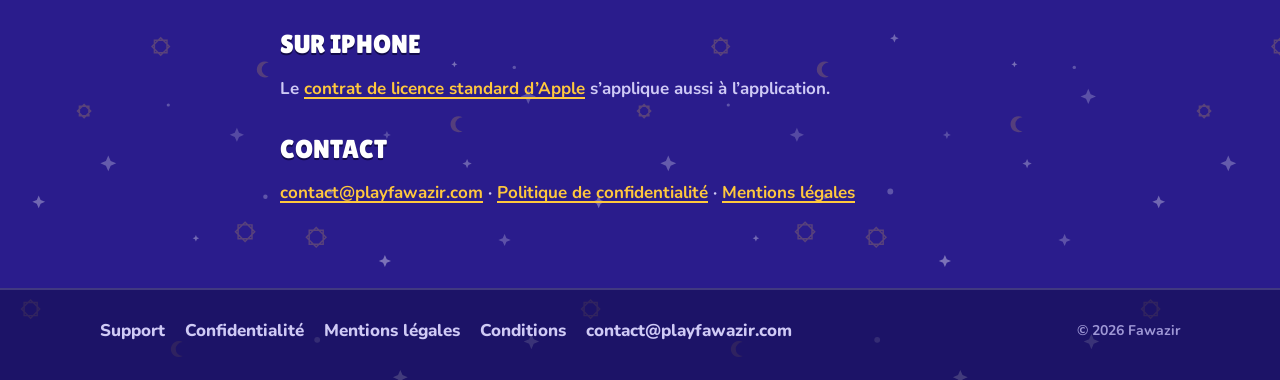
<file: conditions.html>
<!doctype html>
<html lang="fr">
<head>
  <meta charset="utf-8">
  <meta name="viewport" content="width=device-width, initial-scale=1, viewport-fit=cover">
  <title>Conditions d’utilisation · Fawazir</title>
  <meta name="description" content="Conditions d’utilisation et de vente de l’application Fawazir : achats, abonnement, essai gratuit, résiliation.">
  <meta name="theme-color" content="#2A1C8C">
  <link rel="icon" type="image/png" href="favicon.png">
  <link rel="apple-touch-icon" href="apple-touch-icon.png">
  <link rel="preload" href="assets/fonts/lilita-one.woff2" as="font" type="font/woff2" crossorigin>
  <link rel="preload" href="assets/fonts/nunito-700.woff2" as="font" type="font/woff2" crossorigin>
  <link rel="stylesheet" href="assets/site.css">
</head>
<body>
  <header class="top">
    <div class="wrap">
      <a class="brand" href="./" aria-label="Fawazir, accueil">
        <img src="assets/img/icone.png" alt="" width="40" height="40">
        <b>Fawazir</b><i lang="ar">فوازير</i>
      </a>
      <nav aria-label="Navigation">
        <a class="hide-sm" href="./#comment">Comment on joue</a>
        <a class="hide-sm" href="./#jeux">Les jeux</a>
        <a href="support.html">Support</a>
      </nav>
    </div>
  </header>

  <main class="doc">
    <div class="wrap">
      <h1>Conditions d’utilisation et de vente</h1>
      <p class="updated">Dernière mise à jour : 29 octobre 2026</p>

      <h2>L’application</h2>
      <p>Fawazir propose des jeux de soirée et des quiz sur l’islam, à jouer seul ou à plusieurs sur un même téléphone. Une partie de l’application est gratuite : Duel éclair, Vrai ou faux, le défi du jour, le mot mystère du jour, et le Chemin, qui s’ouvre d’une zone par jour. Les autres jeux offrent une partie pour les découvrir.</p>

      <h2>Les achats</h2>
      <p>Les achats se font dans l’application, par l’App Store (Apple) ou Google Play (Google), qui encaissent le paiement. Le prix, toutes taxes comprises, est affiché avant tout paiement.</p>
      <ul>
        <li><strong>Premium à vie</strong> : un seul paiement. Il ouvre tous les jeux sans limite, le Chemin sans attendre, tous les packs, présents et à venir, les règles personnalisées et des avatars rares.</li>
        <li><strong>Premium à la semaine</strong> : un abonnement qui donne le même accès tant qu’il est actif. Il est renouvelé automatiquement chaque semaine, au prix affiché, tant qu’il n’est pas résilié.</li>
        <li><strong>Chemin illimité</strong> et <strong>packs à l’unité</strong> (pack Ramadan…) : un paiement unique pour ce qui est décrit dans la boutique.</li>
      </ul>

      <h2>L’essai gratuit</h2>
      <p>L’abonnement à la semaine peut commencer par un essai gratuit de 3 jours, une seule fois par compte. Sans résiliation au moins 24 heures avant la fin de l’essai, l’abonnement démarre et le prix de la semaine est débité, puis chaque semaine. Si tu autorises les notifications, l’application te prévient la veille de la fin de l’essai.</p>

      <h2>Résilier</h2>
      <p>Tu peux résilier à tout moment dans les réglages de ton compte App Store ou Google Play, ou depuis l’application (Premium, puis « Gérer mon abonnement »). L’accès reste ouvert jusqu’à la fin de la période déjà payée. Supprimer l’application ne résilie pas l’abonnement.</p>

      <h2>Remboursements</h2>
      <p>Les remboursements sont traités par Apple ou Google, selon leurs propres conditions. Pour toute difficulté, écris-nous : nous t’aiderons à faire la demande.</p>

      <h2>Restaurer tes achats</h2>
      <p>Tes achats sont liés à ton compte App Store ou Google Play. Sur un nouveau téléphone, utilise « Restaurer mes achats » dans la boutique.</p>

      <h2>Le contenu</h2>
      <p>Les questions sont proposées à des fins de jeu et d’apprentissage, avec leurs sources (Coran, hadiths, ouvrages d’histoire). Si tu repères une erreur, écris-nous : nous la corrigeons.</p>

      <h2>Sur iPhone</h2>
      <p>Le <a href="https://www.apple.com/legal/internet-services/itunes/dev/stdeula/">contrat de licence standard d’Apple</a> s’applique aussi à l’application.</p>

      <h2>Contact</h2>
      <p><a href="mailto:contact@playfawazir.com">contact@playfawazir.com</a> · <a href="confidentialite.html">Politique de confidentialité</a> · <a href="mentions-legales.html">Mentions légales</a></p>
    </div>
  </main>

  <footer>
    <div class="wrap">
      <nav aria-label="Liens utiles">
        <a href="support.html">Support</a>
        <a href="confidentialite.html">Confidentialité</a>
        <a href="mentions-legales.html">Mentions légales</a>
        <a href="conditions.html">Conditions</a>
        <a href="mailto:contact@playfawazir.com">contact@playfawazir.com</a>
      </nav>
      <small>© 2026 Fawazir</small>
    </div>
  </footer>
</body>
</html>
</file>
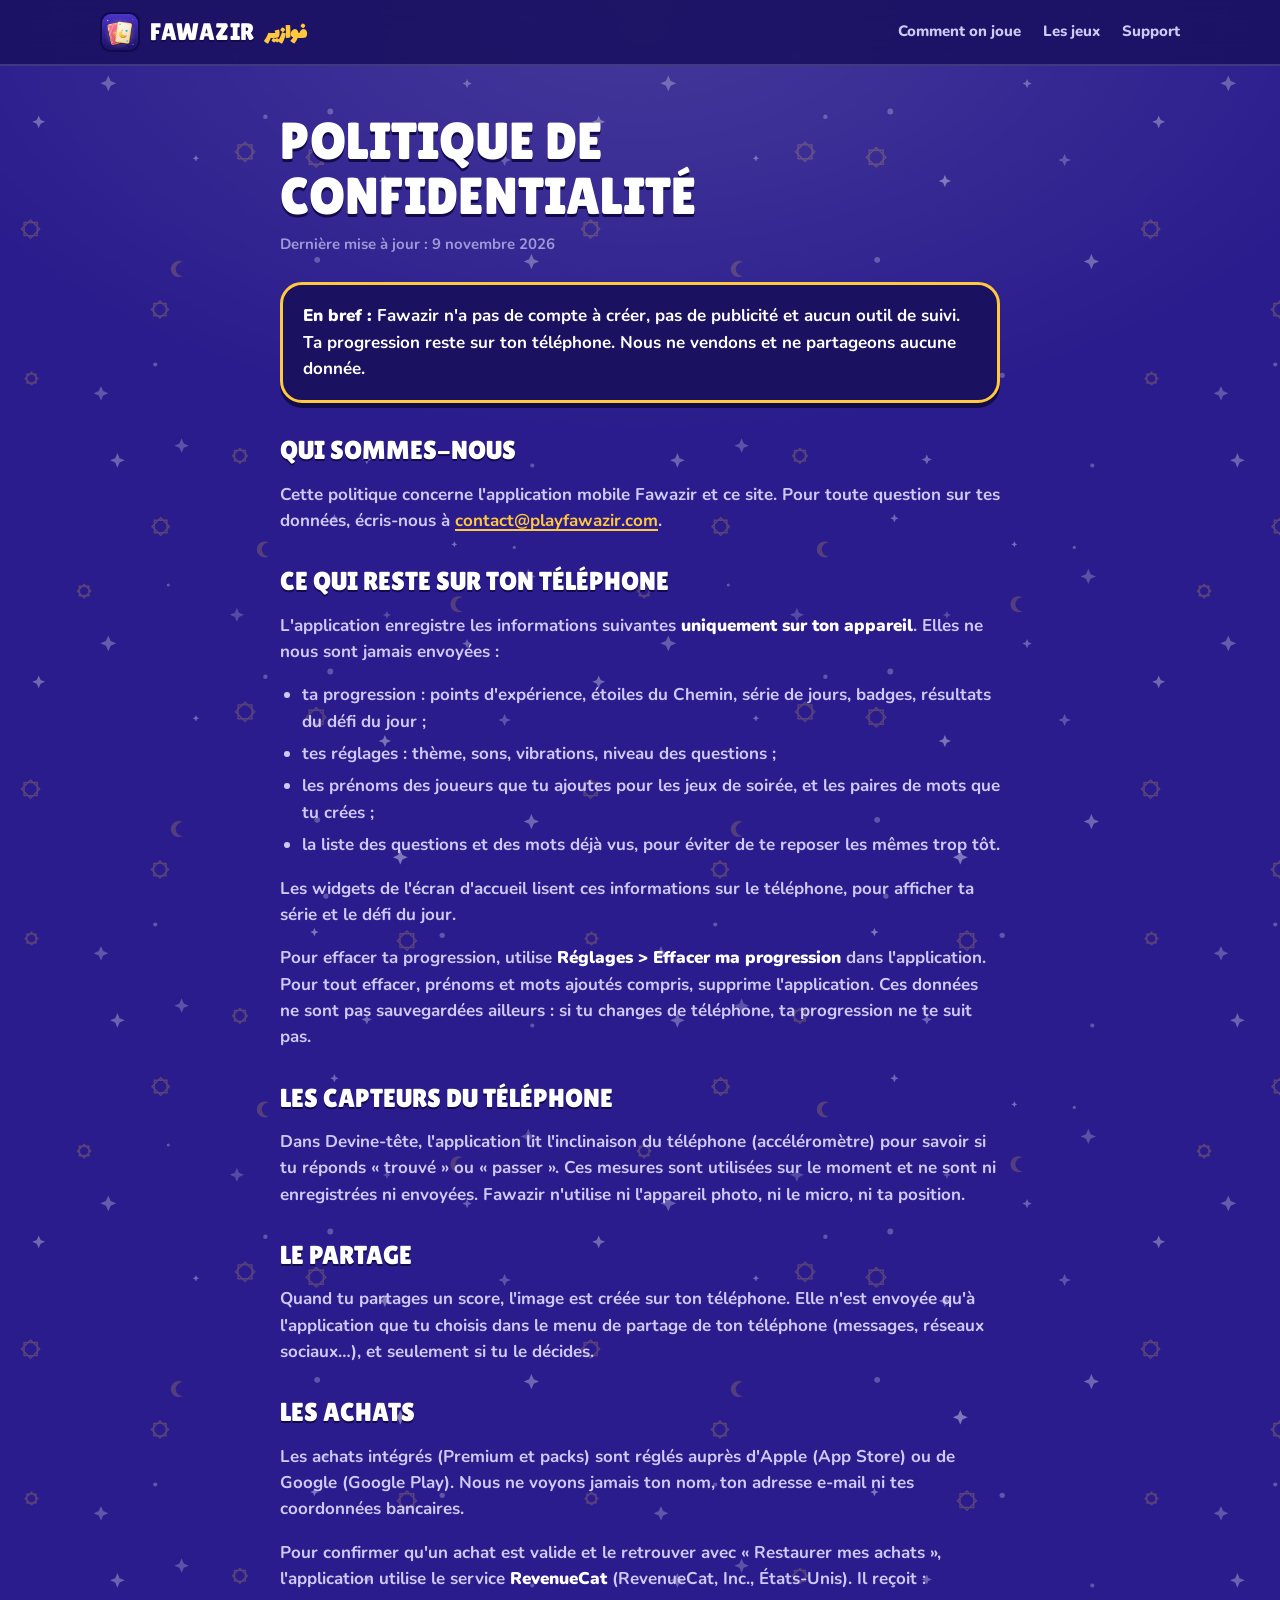
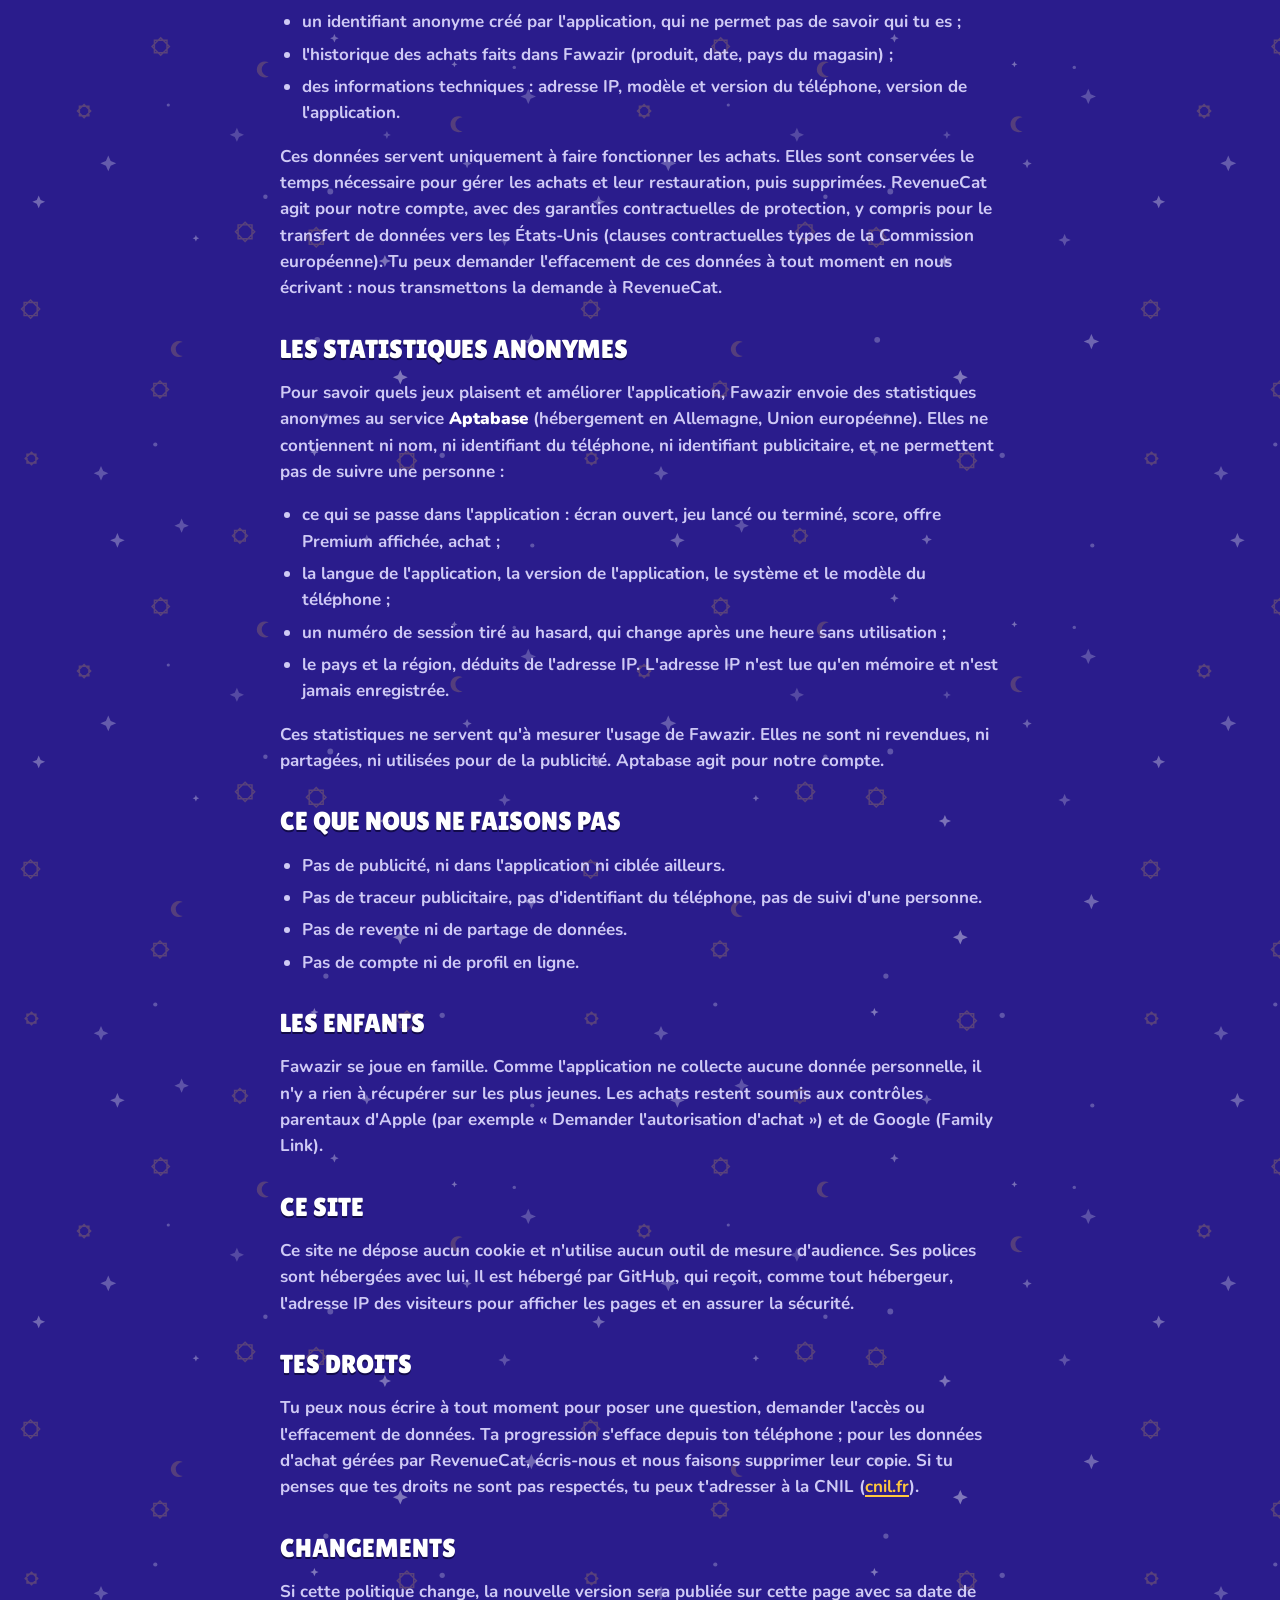
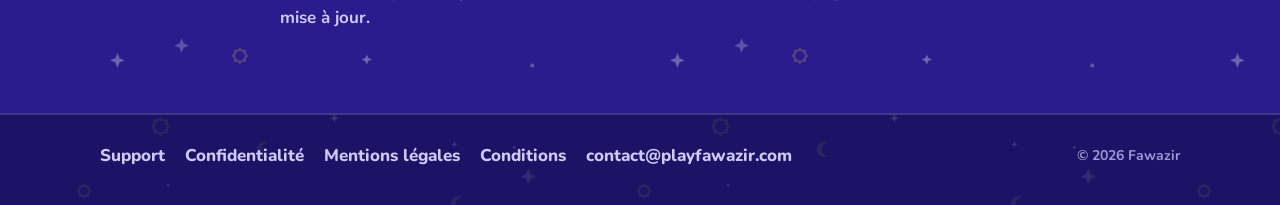
<file: confidentialite.html>
<!doctype html>
<html lang="fr">
<head>
  <meta charset="utf-8">
  <meta name="viewport" content="width=device-width, initial-scale=1, viewport-fit=cover">
  <title>Politique de confidentialité · Fawazir</title>
  <meta name="description" content="Fawazir ne collecte aucune donnée personnelle dans l'app : pas de compte, pas de pub, seulement des statistiques anonymes. Ta progression reste sur ton téléphone.">
  <meta name="theme-color" content="#2A1C8C">
  <link rel="icon" type="image/png" href="favicon.png">
  <link rel="apple-touch-icon" href="apple-touch-icon.png">
  <link rel="preload" href="assets/fonts/lilita-one.woff2" as="font" type="font/woff2" crossorigin>
  <link rel="preload" href="assets/fonts/nunito-700.woff2" as="font" type="font/woff2" crossorigin>
  <link rel="stylesheet" href="assets/site.css">
</head>
<body>
  <header class="top">
    <div class="wrap">
      <a class="brand" href="./" aria-label="Fawazir, accueil">
        <img src="assets/img/icone.png" alt="" width="40" height="40">
        <b>Fawazir</b><i lang="ar">فوازير</i>
      </a>
      <nav aria-label="Navigation">
        <a class="hide-sm" href="./#comment">Comment on joue</a>
        <a class="hide-sm" href="./#jeux">Les jeux</a>
        <a href="support.html">Support</a>
      </nav>
    </div>
  </header>

  <main class="doc">
    <div class="wrap">
      <h1>Politique de confidentialité</h1>
      <p class="updated">Dernière mise à jour : 9 novembre 2026</p>

      <div class="summary">
        <p><strong>En bref :</strong> Fawazir n'a pas de compte à créer, pas de publicité et aucun outil de suivi. Ta progression reste sur ton téléphone. Nous ne vendons et ne partageons aucune donnée.</p>
      </div>

      <h2>Qui sommes-nous</h2>
      <p>Cette politique concerne l'application mobile Fawazir et ce site. Pour toute question sur tes données, écris-nous à <a href="mailto:contact@playfawazir.com">contact@playfawazir.com</a>.</p>

      <h2>Ce qui reste sur ton téléphone</h2>
      <p>L'application enregistre les informations suivantes <strong>uniquement sur ton appareil</strong>. Elles ne nous sont jamais envoyées :</p>
      <ul>
        <li>ta progression : points d'expérience, étoiles du Chemin, série de jours, badges, résultats du défi du jour ;</li>
        <li>tes réglages : thème, sons, vibrations, niveau des questions ;</li>
        <li>les prénoms des joueurs que tu ajoutes pour les jeux de soirée, et les paires de mots que tu crées ;</li>
        <li>la liste des questions et des mots déjà vus, pour éviter de te reposer les mêmes trop tôt.</li>
      </ul>
      <p>Les widgets de l'écran d'accueil lisent ces informations sur le téléphone, pour afficher ta série et le défi du jour.</p>
      <p>Pour effacer ta progression, utilise <strong>Réglages &gt; Effacer ma progression</strong> dans l'application. Pour tout effacer, prénoms et mots ajoutés compris, supprime l'application. Ces données ne sont pas sauvegardées ailleurs : si tu changes de téléphone, ta progression ne te suit pas.</p>

      <h2>Les capteurs du téléphone</h2>
      <p>Dans Devine-tête, l'application lit l'inclinaison du téléphone (accéléromètre) pour savoir si tu réponds « trouvé » ou « passer ». Ces mesures sont utilisées sur le moment et ne sont ni enregistrées ni envoyées. Fawazir n'utilise ni l'appareil photo, ni le micro, ni ta position.</p>

      <h2>Le partage</h2>
      <p>Quand tu partages un score, l'image est créée sur ton téléphone. Elle n'est envoyée qu'à l'application que tu choisis dans le menu de partage de ton téléphone (messages, réseaux sociaux…), et seulement si tu le décides.</p>

      <h2>Les achats</h2>
      <p>Les achats intégrés (Premium et packs) sont réglés auprès d'Apple (App Store) ou de Google (Google Play). Nous ne voyons jamais ton nom, ton adresse e-mail ni tes coordonnées bancaires.</p>
      <p>Pour confirmer qu'un achat est valide et le retrouver avec « Restaurer mes achats », l'application utilise le service <strong>RevenueCat</strong> (RevenueCat, Inc., États-Unis). Il reçoit :</p>
      <ul>
        <li>un identifiant anonyme créé par l'application, qui ne permet pas de savoir qui tu es ;</li>
        <li>l'historique des achats faits dans Fawazir (produit, date, pays du magasin) ;</li>
        <li>des informations techniques : adresse IP, modèle et version du téléphone, version de l'application.</li>
      </ul>
      <p>Ces données servent uniquement à faire fonctionner les achats. Elles sont conservées le temps nécessaire pour gérer les achats et leur restauration, puis supprimées. RevenueCat agit pour notre compte, avec des garanties contractuelles de protection, y compris pour le transfert de données vers les États-Unis (clauses contractuelles types de la Commission européenne). Tu peux demander l'effacement de ces données à tout moment en nous écrivant : nous transmettons la demande à RevenueCat.</p>

      <h2>Les statistiques anonymes</h2>
      <p>Pour savoir quels jeux plaisent et améliorer l'application, Fawazir envoie des statistiques anonymes au service <strong>Aptabase</strong> (hébergement en Allemagne, Union européenne). Elles ne contiennent ni nom, ni identifiant du téléphone, ni identifiant publicitaire, et ne permettent pas de suivre une personne :</p>
      <ul>
        <li>ce qui se passe dans l'application : écran ouvert, jeu lancé ou terminé, score, offre Premium affichée, achat ;</li>
        <li>la langue de l'application, la version de l'application, le système et le modèle du téléphone ;</li>
        <li>un numéro de session tiré au hasard, qui change après une heure sans utilisation ;</li>
        <li>le pays et la région, déduits de l'adresse IP. L'adresse IP n'est lue qu'en mémoire et n'est jamais enregistrée.</li>
      </ul>
      <p>Ces statistiques ne servent qu'à mesurer l'usage de Fawazir. Elles ne sont ni revendues, ni partagées, ni utilisées pour de la publicité. Aptabase agit pour notre compte.</p>

      <h2>Ce que nous ne faisons pas</h2>
      <ul>
        <li>Pas de publicité, ni dans l'application ni ciblée ailleurs.</li>
        <li>Pas de traceur publicitaire, pas d'identifiant du téléphone, pas de suivi d'une personne.</li>
        <li>Pas de revente ni de partage de données.</li>
        <li>Pas de compte ni de profil en ligne.</li>
      </ul>

      <h2>Les enfants</h2>
      <p>Fawazir se joue en famille. Comme l'application ne collecte aucune donnée personnelle, il n'y a rien à récupérer sur les plus jeunes. Les achats restent soumis aux contrôles parentaux d'Apple (par exemple « Demander l'autorisation d'achat ») et de Google (Family Link).</p>

      <h2>Ce site</h2>
      <p>Ce site ne dépose aucun cookie et n'utilise aucun outil de mesure d'audience. Ses polices sont hébergées avec lui. Il est hébergé par GitHub, qui reçoit, comme tout hébergeur, l'adresse IP des visiteurs pour afficher les pages et en assurer la sécurité.</p>

      <h2>Tes droits</h2>
      <p>Tu peux nous écrire à tout moment pour poser une question, demander l'accès ou l'effacement de données. Ta progression s'efface depuis ton téléphone ; pour les données d'achat gérées par RevenueCat, écris-nous et nous faisons supprimer leur copie. Si tu penses que tes droits ne sont pas respectés, tu peux t'adresser à la CNIL (<a href="https://www.cnil.fr">cnil.fr</a>).</p>

      <h2>Changements</h2>
      <p>Si cette politique change, la nouvelle version sera publiée sur cette page avec sa date de mise à jour.</p>

    </div>
  </main>

  <footer>
    <div class="wrap">
      <nav aria-label="Liens utiles">
        <a href="support.html">Support</a>
        <a href="confidentialite.html">Confidentialité</a>
        <a href="mentions-legales.html">Mentions légales</a>
        <a href="conditions.html">Conditions</a>
        <a href="mailto:contact@playfawazir.com">contact@playfawazir.com</a>
      </nav>
      <small>© 2026 Fawazir</small>
    </div>
  </footer>
</body>
</html>
</file>
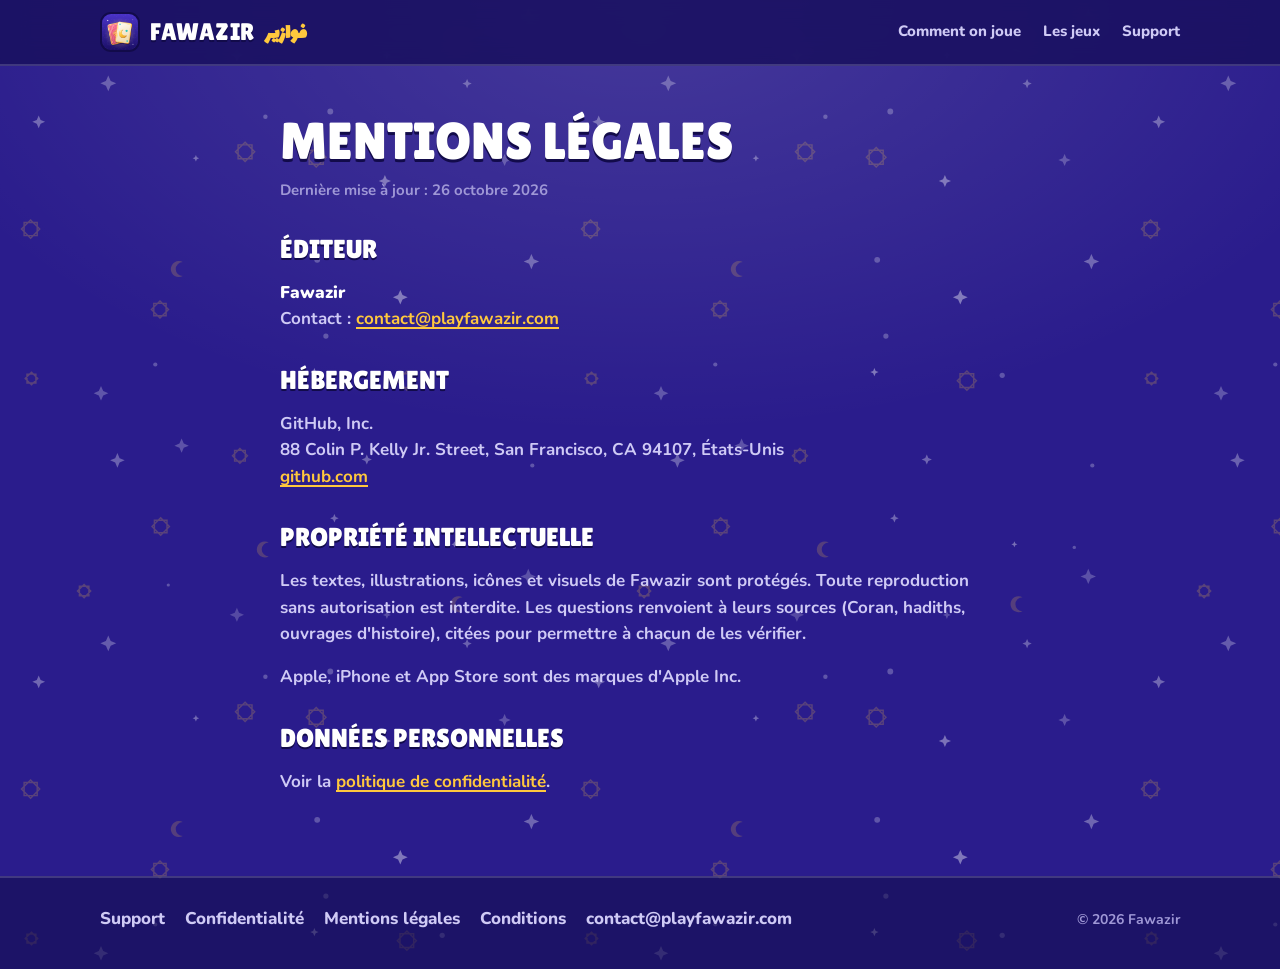
<file: mentions-legales.html>
<!doctype html>
<html lang="fr">
<head>
  <meta charset="utf-8">
  <meta name="viewport" content="width=device-width, initial-scale=1, viewport-fit=cover">
  <title>Mentions légales · Fawazir</title>
  <meta name="description" content="Mentions légales du site et de l'application Fawazir.">
  <meta name="theme-color" content="#2A1C8C">
  <link rel="icon" type="image/png" href="favicon.png">
  <link rel="apple-touch-icon" href="apple-touch-icon.png">
  <link rel="preload" href="assets/fonts/lilita-one.woff2" as="font" type="font/woff2" crossorigin>
  <link rel="preload" href="assets/fonts/nunito-700.woff2" as="font" type="font/woff2" crossorigin>
  <link rel="stylesheet" href="assets/site.css">
</head>
<body>
  <header class="top">
    <div class="wrap">
      <a class="brand" href="./" aria-label="Fawazir, accueil">
        <img src="assets/img/icone.png" alt="" width="40" height="40">
        <b>Fawazir</b><i lang="ar">فوازير</i>
      </a>
      <nav aria-label="Navigation">
        <a class="hide-sm" href="./#comment">Comment on joue</a>
        <a class="hide-sm" href="./#jeux">Les jeux</a>
        <a href="support.html">Support</a>
      </nav>
    </div>
  </header>

  <main class="doc">
    <div class="wrap">
      <h1>Mentions légales</h1>
      <p class="updated">Dernière mise à jour : 26 octobre 2026</p>

      <h2>Éditeur</h2>
      <p><strong>Fawazir</strong><br>Contact : <a href="mailto:contact@playfawazir.com">contact@playfawazir.com</a></p>

      <h2>Hébergement</h2>
      <p>GitHub, Inc.<br>88 Colin P. Kelly Jr. Street, San Francisco, CA 94107, États-Unis<br><a href="https://github.com">github.com</a></p>

      <h2>Propriété intellectuelle</h2>
      <p>Les textes, illustrations, icônes et visuels de Fawazir sont protégés. Toute reproduction sans autorisation est interdite. Les questions renvoient à leurs sources (Coran, hadiths, ouvrages d'histoire), citées pour permettre à chacun de les vérifier.</p>
      <p>Apple, iPhone et App Store sont des marques d'Apple Inc.</p>

      <h2>Données personnelles</h2>
      <p>Voir la <a href="confidentialite.html">politique de confidentialité</a>.</p>

    </div>
  </main>

  <footer>
    <div class="wrap">
      <nav aria-label="Liens utiles">
        <a href="support.html">Support</a>
        <a href="confidentialite.html">Confidentialité</a>
        <a href="mentions-legales.html">Mentions légales</a>
        <a href="conditions.html">Conditions</a>
        <a href="mailto:contact@playfawazir.com">contact@playfawazir.com</a>
      </nav>
      <small>© 2026 Fawazir</small>
    </div>
  </footer>
</body>
</html>
</file>
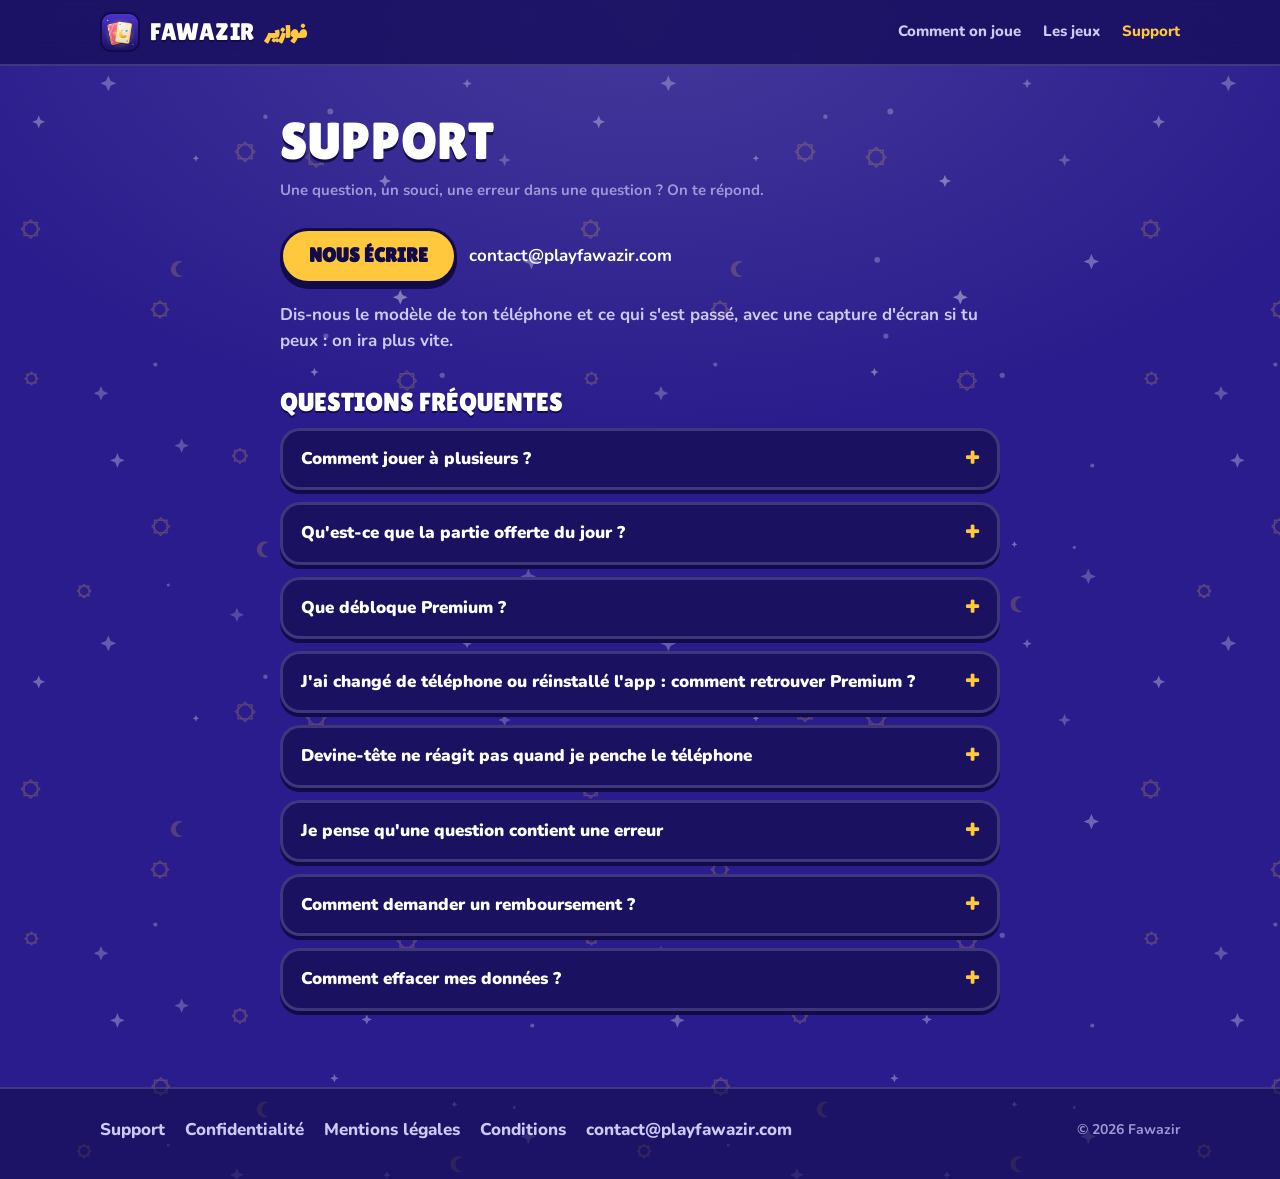
<file: support.html>
<!doctype html>
<html lang="fr">
<head>
  <meta charset="utf-8">
  <meta name="viewport" content="width=device-width, initial-scale=1, viewport-fit=cover">
  <title>Support · Fawazir</title>
  <meta name="description" content="Aide et contact pour Fawazir : jouer à plusieurs, partie offerte, Premium, restaurer ses achats, signaler une erreur.">
  <meta name="theme-color" content="#2A1C8C">
  <link rel="icon" type="image/png" href="favicon.png">
  <link rel="apple-touch-icon" href="apple-touch-icon.png">
  <link rel="preload" href="assets/fonts/lilita-one.woff2" as="font" type="font/woff2" crossorigin>
  <link rel="preload" href="assets/fonts/nunito-700.woff2" as="font" type="font/woff2" crossorigin>
  <link rel="stylesheet" href="assets/site.css">
</head>
<body>
  <header class="top">
    <div class="wrap">
      <a class="brand" href="./" aria-label="Fawazir, accueil">
        <img src="assets/img/icone.png" alt="" width="40" height="40">
        <b>Fawazir</b><i lang="ar">فوازير</i>
      </a>
      <nav aria-label="Navigation">
        <a class="hide-sm" href="./#comment">Comment on joue</a>
        <a class="hide-sm" href="./#jeux">Les jeux</a>
        <a href="support.html" aria-current="page">Support</a>
      </nav>
    </div>
  </header>

  <main class="doc">
    <div class="wrap">
      <h1>Support</h1>
      <p class="updated">Une question, un souci, une erreur dans une question ? On te répond.</p>

      <div class="contact">
        <a class="btn btn-gold" href="mailto:contact@playfawazir.com?subject=Fawazir%20-%20Support">Nous écrire</a>
        <span>contact@playfawazir.com</span>
      </div>
      <p>Dis-nous le modèle de ton téléphone et ce qui s'est passé, avec une capture d'écran si tu peux : on ira plus vite.</p>

      <h2>Questions fréquentes</h2>

      <details>
        <summary>Comment jouer à plusieurs ?</summary>
        <p>Ouvre l'onglet <strong>Soirée</strong>, ajoute les prénoms des joueurs, puis choisis un jeu. Tout se joue sur un seul téléphone, que l'on se passe ou que l'on pose au milieu. Pas besoin d'internet.</p>
      </details>

      <details>
        <summary>Qu'est-ce que la partie offerte du jour ?</summary>
        <p>Sans Premium, Devine-tête, Mot interdit et Duel éclair offrent une partie par jour, avec toutes leurs options. Dans Devine-tête, la partie offerte compte une manche par joueur. L'Intrus, le Petit bac, les jeux solo, le défi du jour et le Chemin sont gratuits sans limite.</p>
      </details>

      <details>
        <summary>Que débloque Premium ?</summary>
        <p>Tous les jeux de soirée en illimité, tous les packs, dont le pack Ramadan, tes propres mots, le chrono et le nombre de manches au choix, et des avatars rares. C'est un achat unique, sans abonnement.</p>
      </details>

      <details>
        <summary>J'ai changé de téléphone ou réinstallé l'app : comment retrouver Premium ?</summary>
        <p>Va dans <strong>Boutique</strong> ou <strong>Réglages</strong>, puis touche <strong>Restaurer mes achats</strong>, avec le même identifiant Apple que pour l'achat. Ta progression (série, étoiles, points), elle, reste sur l'ancien téléphone : elle n'est enregistrée nulle part ailleurs.</p>
      </details>

      <details>
        <summary>Devine-tête ne réagit pas quand je penche le téléphone</summary>
        <p>Tiens le téléphone droit sur ton front, écran tourné vers les autres. Penche-le franchement vers le sol pour « trouvé », vers le plafond pour « passer », puis redresse-le avant le mot suivant. Les boutons à l'écran marchent aussi.</p>
      </details>

      <details>
        <summary>Je pense qu'une question contient une erreur</summary>
        <p>Merci de nous le dire ! Écris-nous avec la question, ta réponse et, si tu l'as, ta source. Chaque question a déjà la sienne (verset, hadith ou ouvrage d'histoire), et nous corrigeons dans la mise à jour suivante.</p>
      </details>

      <details>
        <summary>Comment demander un remboursement ?</summary>
        <p>Les paiements passent par Apple : la demande se fait sur <a href="https://reportaproblem.apple.com">reportaproblem.apple.com</a>, avec ton identifiant Apple.</p>
      </details>

      <details>
        <summary>Comment effacer mes données ?</summary>
        <p><strong>Réglages &gt; Effacer ma progression</strong> remet le jeu à zéro. Supprimer l'application efface tout. Plus de détails dans notre <a href="confidentialite.html">politique de confidentialité</a>.</p>
      </details>

    </div>
  </main>

  <footer>
    <div class="wrap">
      <nav aria-label="Liens utiles">
        <a href="support.html">Support</a>
        <a href="confidentialite.html">Confidentialité</a>
        <a href="mentions-legales.html">Mentions légales</a>
        <a href="conditions.html">Conditions</a>
        <a href="mailto:contact@playfawazir.com">contact@playfawazir.com</a>
      </nav>
      <small>© 2026 Fawazir</small>
    </div>
  </footer>
</body>
</html>
</file>
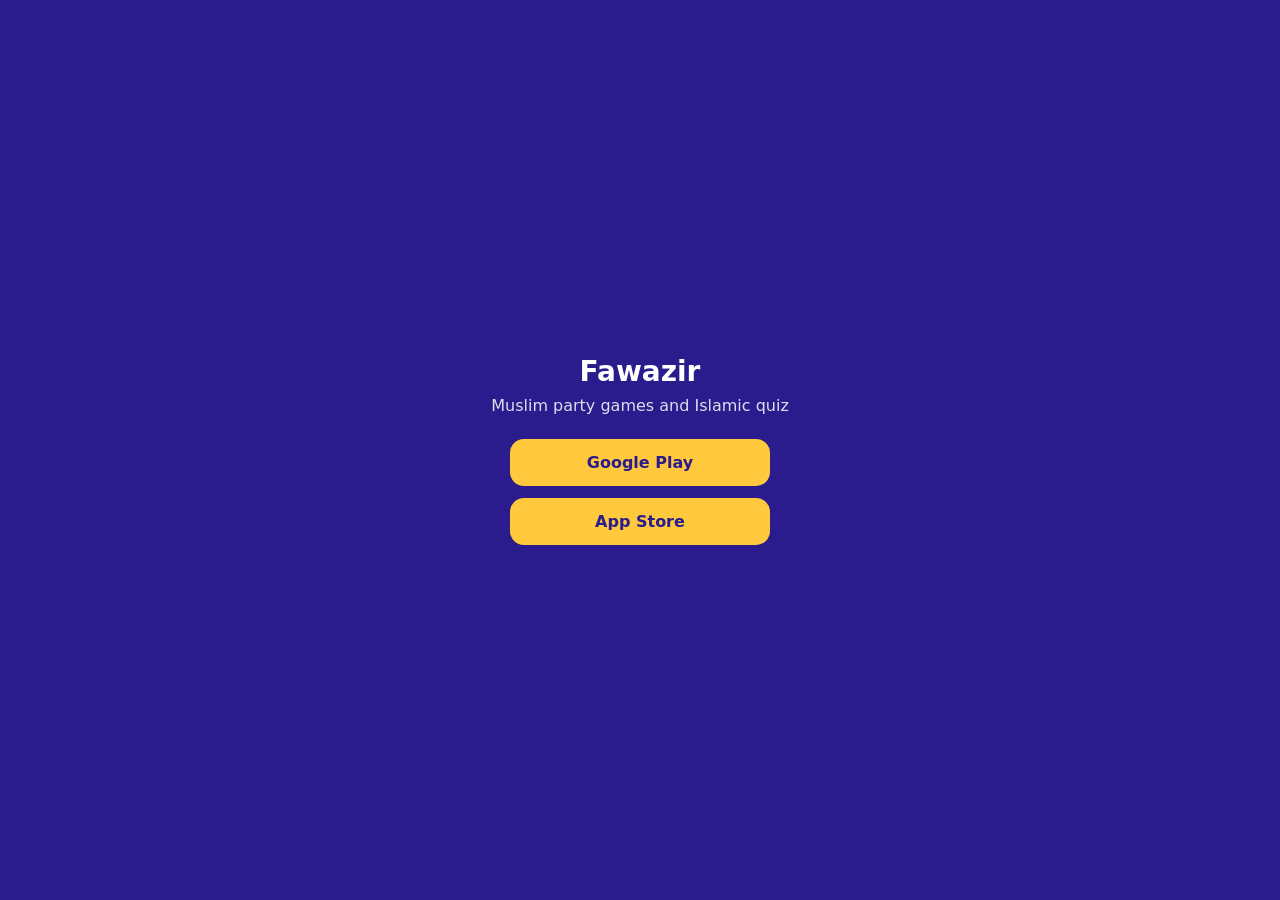
<file: telecharger.html>
<!doctype html>
<html lang="fr">
<head>
  <meta charset="utf-8">
  <meta name="viewport" content="width=device-width, initial-scale=1">
  <title>Télécharger Fawazir</title>
  <meta name="robots" content="noindex">
  <meta name="theme-color" content="#2A1C8C">
  <style>
    html, body { margin: 0; min-height: 100%; background: #2A1C8C; color: #fff; font-family: system-ui, -apple-system, sans-serif; }
    body { display: grid; place-items: center; text-align: center; padding: 24px 16px; box-sizing: border-box; min-height: 100vh; }
    h1 { font-size: 28px; margin: 0 0 8px; }
    p { margin: 0 0 24px; opacity: .85; }
    .liens { display: flex; flex-direction: column; gap: 12px; align-items: center; }
    .liens a { display: block; min-width: 220px; padding: 14px 20px; border-radius: 14px; background: #FFC83D; color: #2A1C8C; font-weight: 800; text-decoration: none; }
  </style>
</head>
<body>
  <div>
    <h1 id="titre">Fawazir</h1>
    <p id="texte">Jeux de soirée et quiz sur l'islam</p>
    <div class="liens">
      <a id="android" href="https://play.google.com/store/apps/details?id=com.playfawazir.app">Google Play</a>
      <a id="ios" href="https://apps.apple.com/app/id6831365398">App Store</a>
    </div>
  </div>
  <script>
    // Lien des pubs : envoie vers le bon store selon le téléphone. Les paramètres utm_* de l'adresse
    // sont transmis à Google Play (referrer), pour retrouver l'origine des installations dans la Play Console.
    (function () {
      var q = new URLSearchParams(location.search);
      var utm = [];
      ['utm_source', 'utm_medium', 'utm_campaign', 'utm_content'].forEach(function (k) {
        if (q.get(k)) utm.push(k + '=' + encodeURIComponent(q.get(k)));
      });
      var play = 'https://play.google.com/store/apps/details?id=com.playfawazir.app';
      if (utm.length) play += '&referrer=' + encodeURIComponent(utm.join('&'));
      var appStore = 'https://apps.apple.com/app/id6831365398';
      document.getElementById('android').href = play;

      var textes = {
        en: ['Fawazir', 'Muslim party games and Islamic quiz'],
        ar: ['فوازير', 'مسابقات إسلامية وألعاب سهرة جماعية'],
        tr: ['Fawazir', 'İslami bilgi yarışması ve grup oyunları']
      };
      var langue = (navigator.language || 'fr').slice(0, 2);
      if (textes[langue]) {
        document.documentElement.lang = langue;
        if (langue === 'ar') document.documentElement.dir = 'rtl';
        document.getElementById('titre').textContent = textes[langue][0];
        document.getElementById('texte').textContent = textes[langue][1];
      }

      var ua = navigator.userAgent || '';
      if (/android/i.test(ua)) location.replace(play);
      else if (/iphone|ipad|ipod/i.test(ua) || (navigator.platform === 'MacIntel' && navigator.maxTouchPoints > 1)) location.replace(appStore);
    })();
  </script>
</body>
</html>
</file>
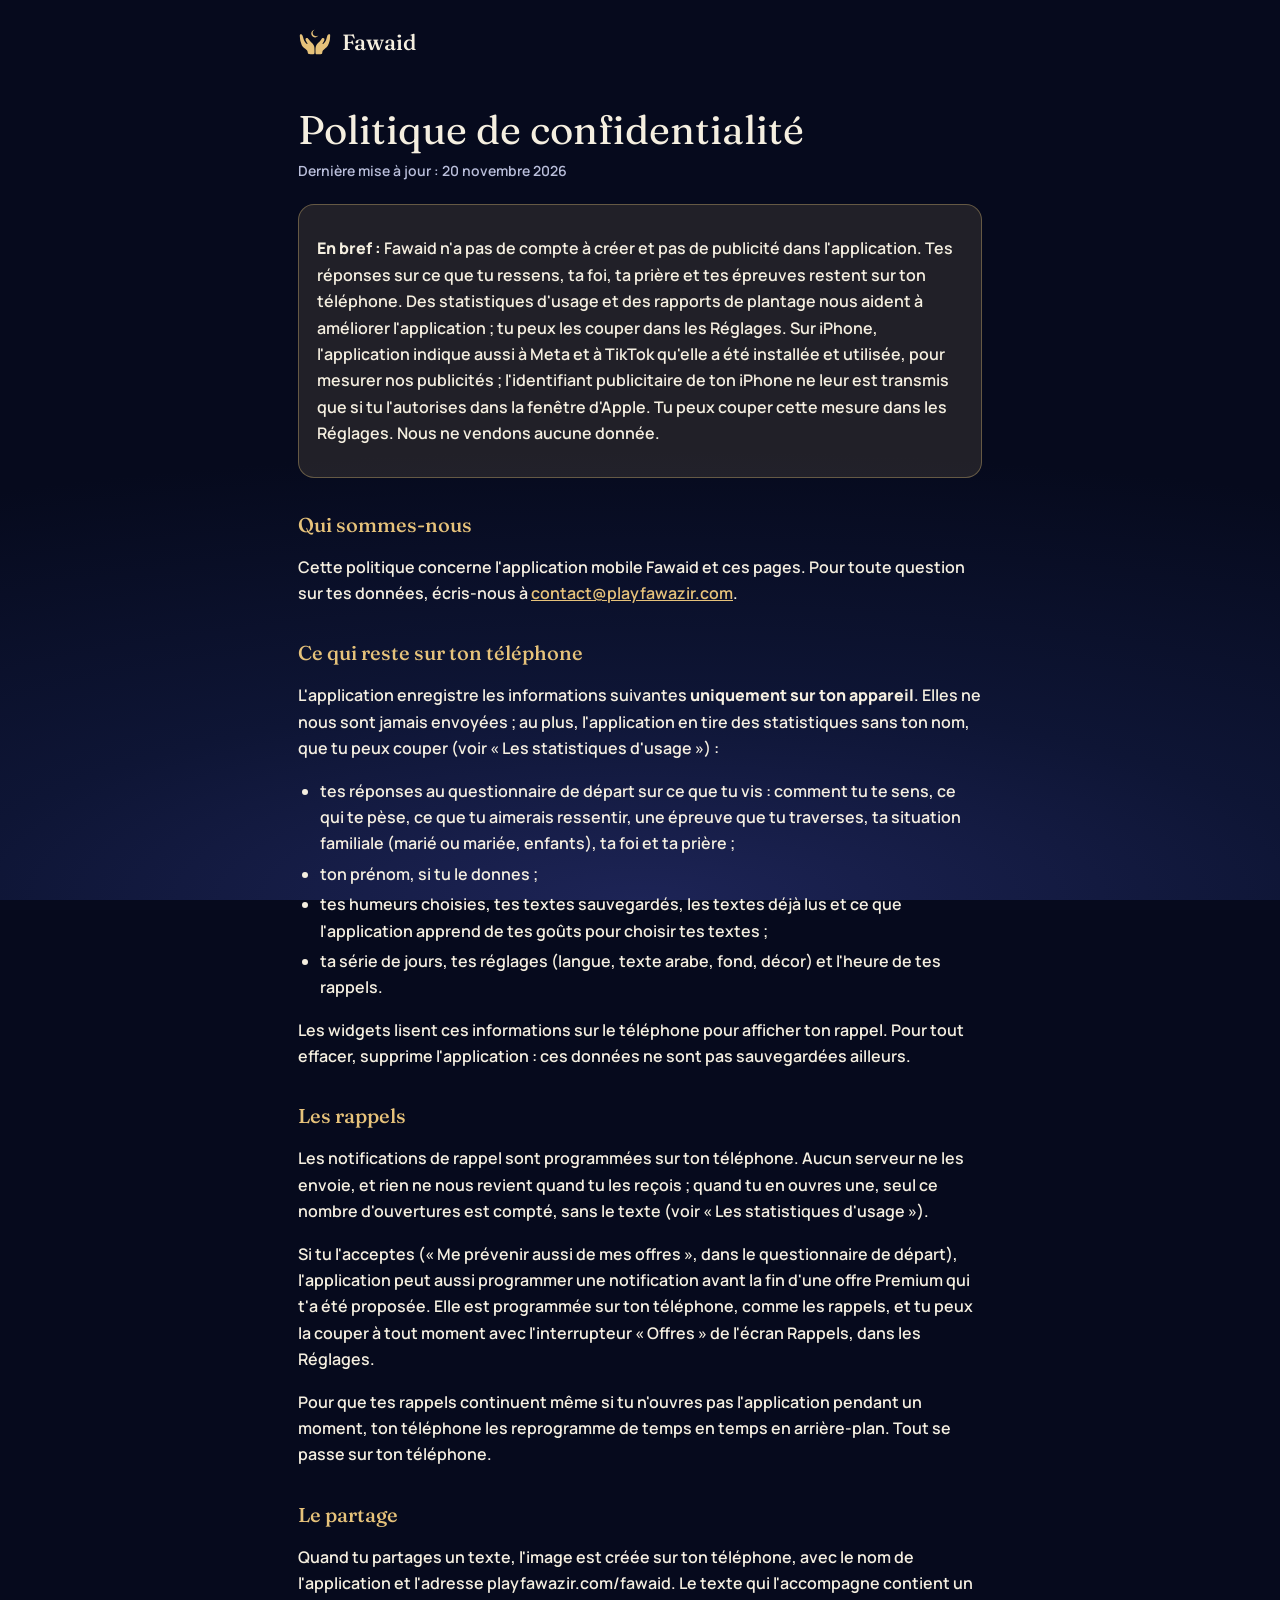
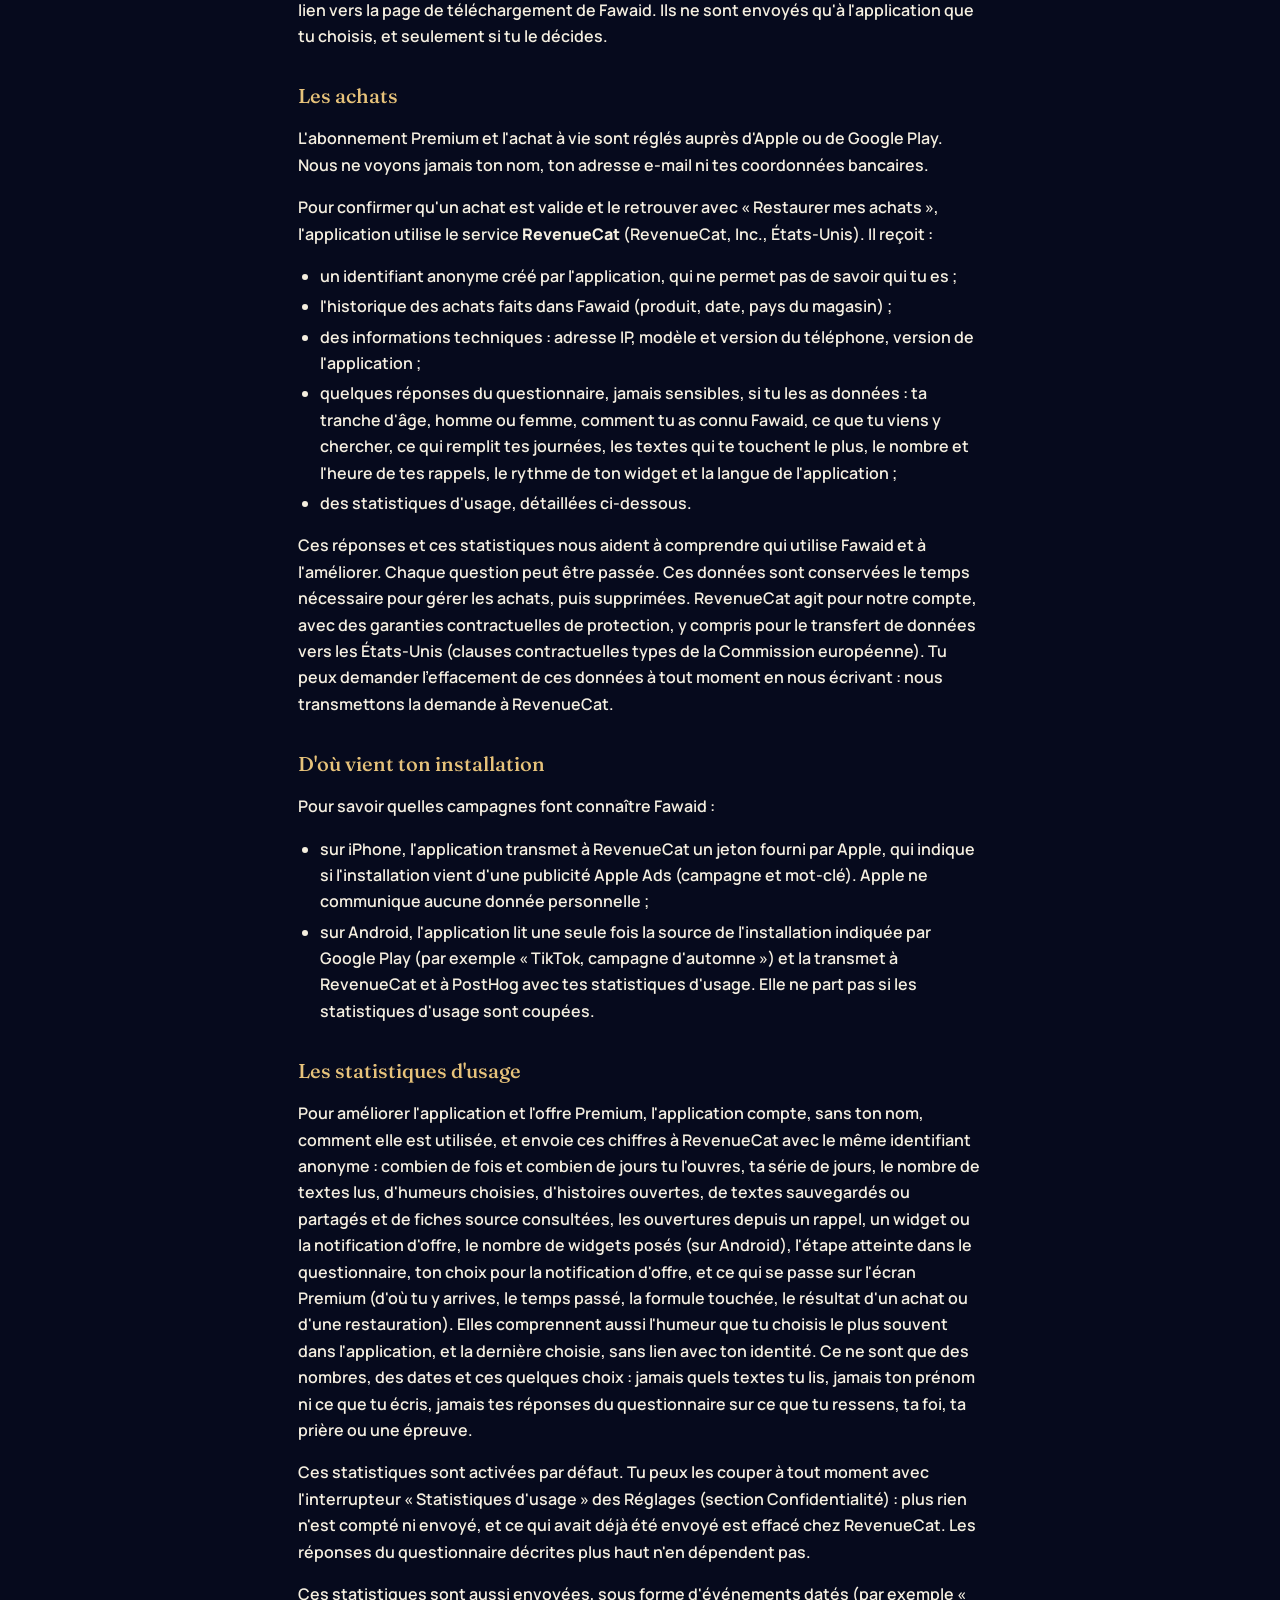
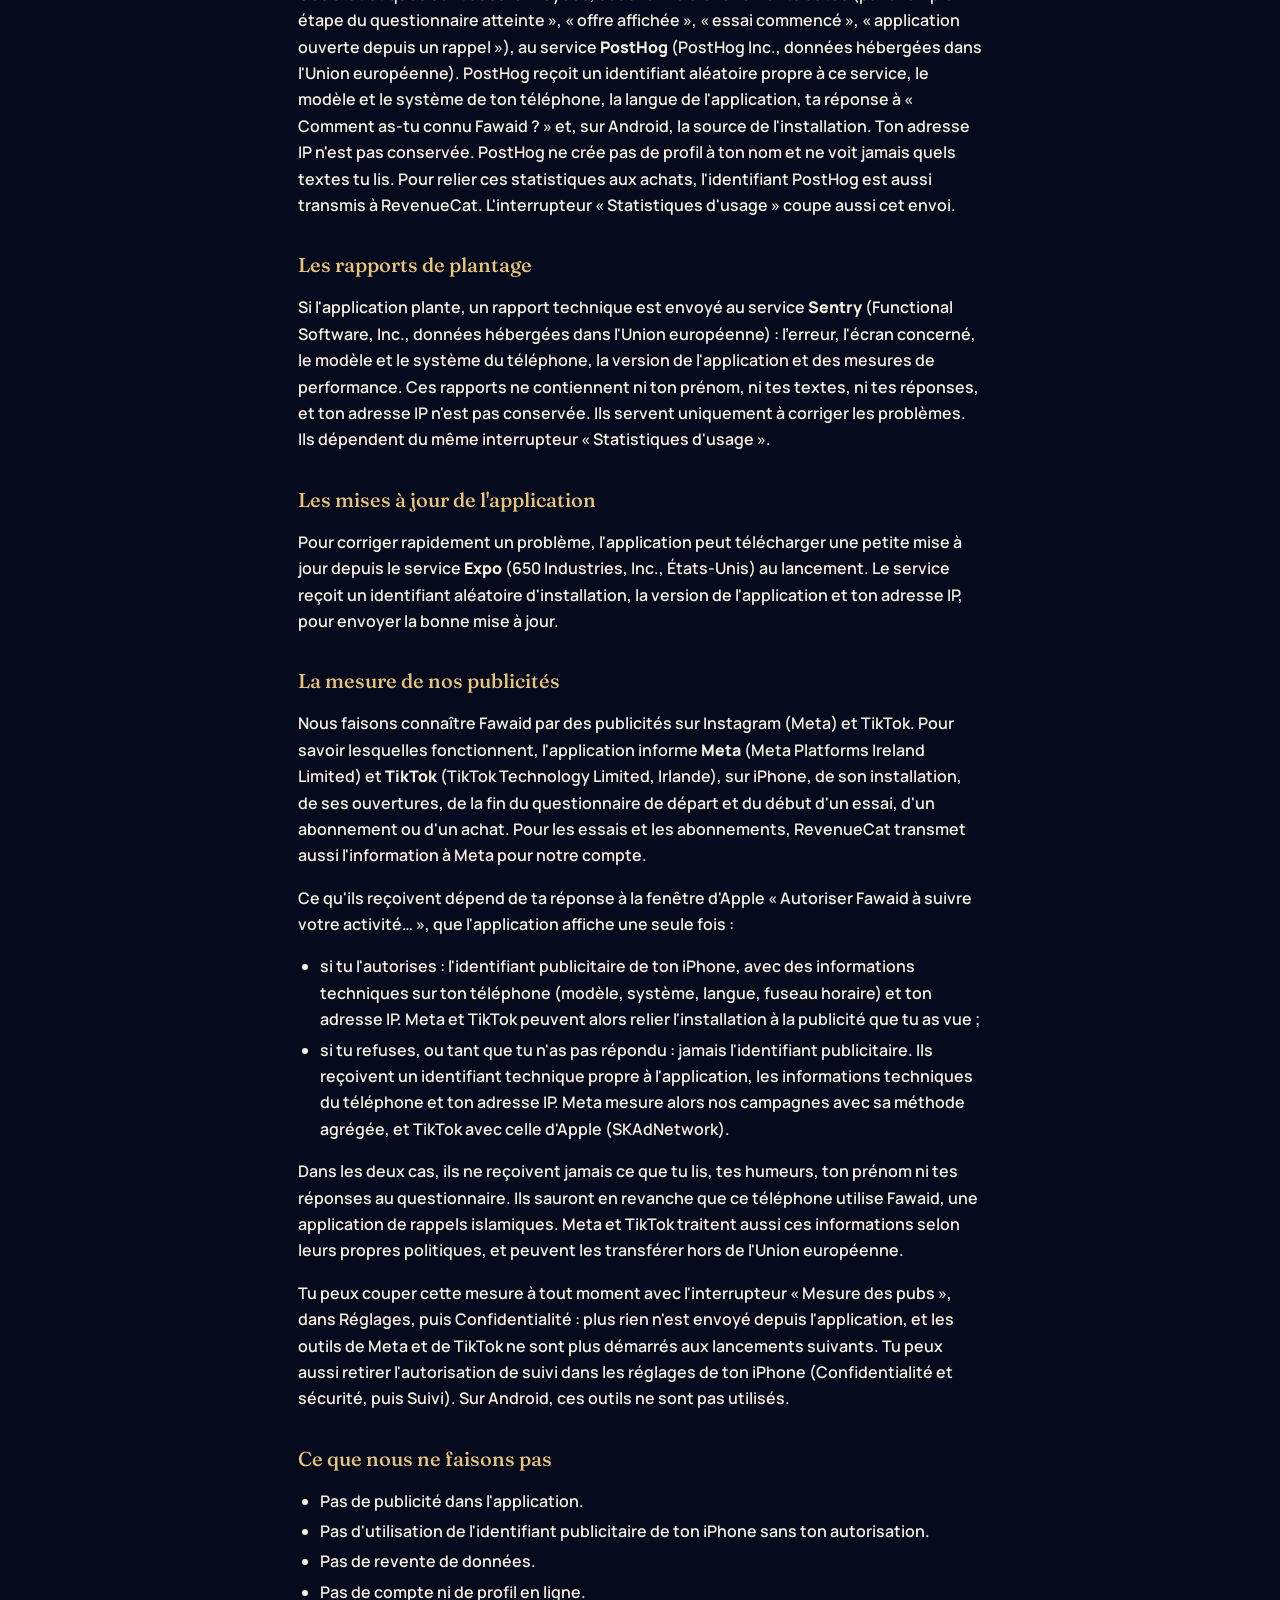
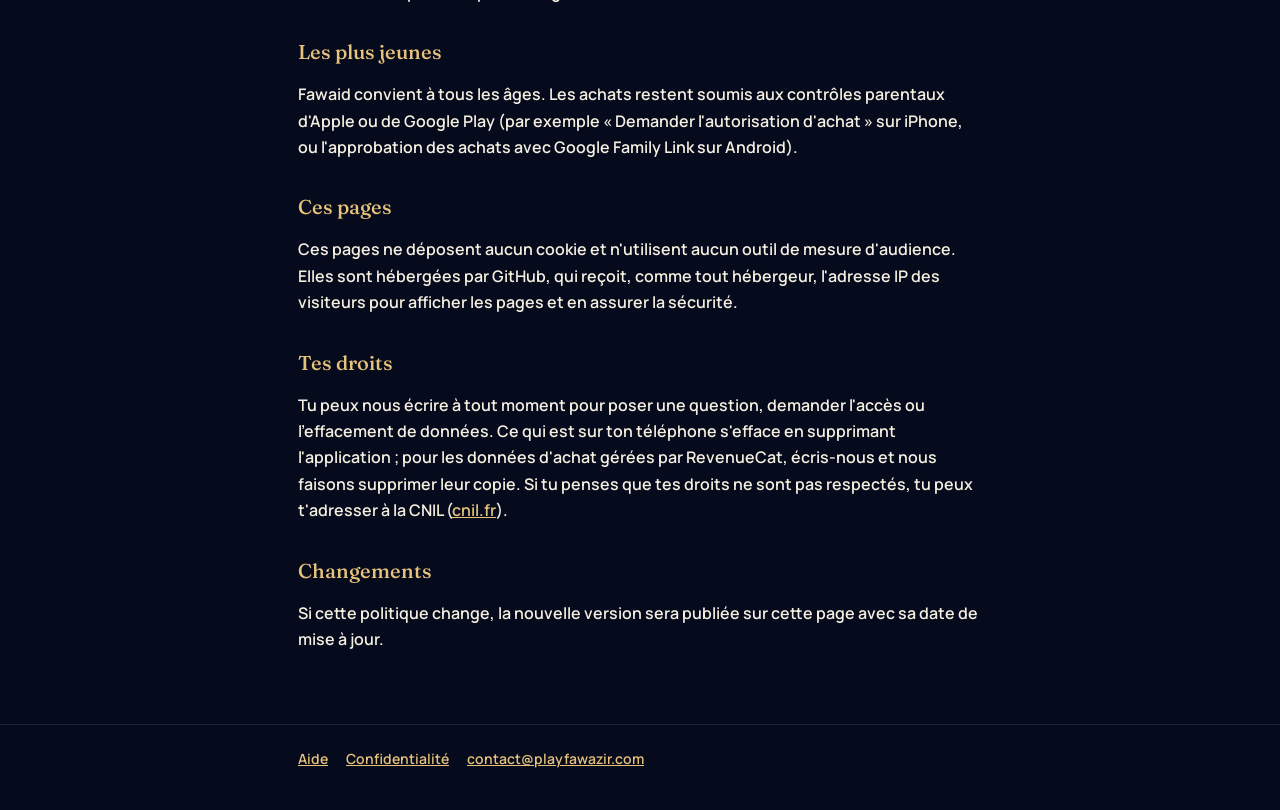
<file: fawaid/confidentialite.html>
<!doctype html>
<html lang="fr">
<head>
  <meta charset="utf-8">
  <meta name="viewport" content="width=device-width, initial-scale=1, viewport-fit=cover">
  <title>Confidentialité · Fawaid</title>
  <meta name="description" content="Fawaid n'a pas de compte, pas de publicité et aucun outil de suivi. Tes réponses sensibles restent sur ton téléphone.">
  <meta name="theme-color" content="#060A1D">
  <link rel="icon" type="image/png" href="favicon.png">
  <link rel="apple-touch-icon" href="apple-touch-icon.png">
  <link rel="stylesheet" href="style.css">
</head>
<body>
  <header>
    <div class="wrap">
      <a class="marque" href="./" aria-label="Fawaid, retour à l'accueil">
        <img src="images/logo-marque.svg" alt="" width="34" height="28">
        Fawaid
      </a>
    </div>
  </header>

  <main>
    <div class="wrap">
      <h1>Politique de confidentialité</h1>
      <p class="date">Dernière mise à jour : 20 novembre 2026</p>

      <div class="bref">
        <p><strong>En bref :</strong> Fawaid n'a pas de compte à créer et pas de publicité dans l'application. Tes réponses sur ce que tu ressens, ta foi, ta prière et tes épreuves restent sur ton téléphone. Des statistiques d'usage et des rapports de plantage nous aident à améliorer l'application ; tu peux les couper dans les Réglages. Sur iPhone, l'application indique aussi à Meta et à TikTok qu'elle a été installée et utilisée, pour mesurer nos publicités ; l'identifiant publicitaire de ton iPhone ne leur est transmis que si tu l'autorises dans la fenêtre d'Apple. Tu peux couper cette mesure dans les Réglages. Nous ne vendons aucune donnée.</p>
      </div>

      <h2>Qui sommes-nous</h2>
      <p>Cette politique concerne l'application mobile Fawaid et ces pages. Pour toute question sur tes données, écris-nous à <a href="mailto:contact@playfawazir.com">contact@playfawazir.com</a>.</p>

      <h2>Ce qui reste sur ton téléphone</h2>
      <p>L'application enregistre les informations suivantes <strong>uniquement sur ton appareil</strong>. Elles ne nous sont jamais envoyées ; au plus, l'application en tire des statistiques sans ton nom, que tu peux couper (voir « Les statistiques d'usage ») :</p>
      <ul>
        <li>tes réponses au questionnaire de départ sur ce que tu vis : comment tu te sens, ce qui te pèse, ce que tu aimerais ressentir, une épreuve que tu traverses, ta situation familiale (marié ou mariée, enfants), ta foi et ta prière ;</li>
        <li>ton prénom, si tu le donnes ;</li>
        <li>tes humeurs choisies, tes textes sauvegardés, les textes déjà lus et ce que l'application apprend de tes goûts pour choisir tes textes ;</li>
        <li>ta série de jours, tes réglages (langue, texte arabe, fond, décor) et l'heure de tes rappels.</li>
      </ul>
      <p>Les widgets lisent ces informations sur le téléphone pour afficher ton rappel. Pour tout effacer, supprime l'application : ces données ne sont pas sauvegardées ailleurs.</p>

      <h2>Les rappels</h2>
      <p>Les notifications de rappel sont programmées sur ton téléphone. Aucun serveur ne les envoie, et rien ne nous revient quand tu les reçois ; quand tu en ouvres une, seul ce nombre d'ouvertures est compté, sans le texte (voir « Les statistiques d'usage »).</p>
      <p>Si tu l'acceptes (« Me prévenir aussi de mes offres », dans le questionnaire de départ), l'application peut aussi programmer une notification avant la fin d'une offre Premium qui t'a été proposée. Elle est programmée sur ton téléphone, comme les rappels, et tu peux la couper à tout moment avec l'interrupteur « Offres » de l'écran Rappels, dans les Réglages.</p>
      <p>Pour que tes rappels continuent même si tu n'ouvres pas l'application pendant un moment, ton téléphone les reprogramme de temps en temps en arrière-plan. Tout se passe sur ton téléphone.</p>

      <h2>Le partage</h2>
      <p>Quand tu partages un texte, l'image est créée sur ton téléphone, avec le nom de l'application et l'adresse playfawazir.com/fawaid. Le texte qui l'accompagne contient un lien vers la page de téléchargement de Fawaid. Ils ne sont envoyés qu'à l'application que tu choisis, et seulement si tu le décides.</p>

      <h2>Les achats</h2>
      <p>L'abonnement Premium et l'achat à vie sont réglés auprès d'Apple ou de Google Play. Nous ne voyons jamais ton nom, ton adresse e-mail ni tes coordonnées bancaires.</p>
      <p>Pour confirmer qu'un achat est valide et le retrouver avec « Restaurer mes achats », l'application utilise le service <strong>RevenueCat</strong> (RevenueCat, Inc., États-Unis). Il reçoit :</p>
      <ul>
        <li>un identifiant anonyme créé par l'application, qui ne permet pas de savoir qui tu es ;</li>
        <li>l'historique des achats faits dans Fawaid (produit, date, pays du magasin) ;</li>
        <li>des informations techniques : adresse IP, modèle et version du téléphone, version de l'application ;</li>
        <li>quelques réponses du questionnaire, jamais sensibles, si tu les as données : ta tranche d'âge, homme ou femme, comment tu as connu Fawaid, ce que tu viens y chercher, ce qui remplit tes journées, les textes qui te touchent le plus, le nombre et l'heure de tes rappels, le rythme de ton widget et la langue de l'application ;</li>
        <li>des statistiques d'usage, détaillées ci-dessous.</li>
      </ul>
      <p>Ces réponses et ces statistiques nous aident à comprendre qui utilise Fawaid et à l'améliorer. Chaque question peut être passée. Ces données sont conservées le temps nécessaire pour gérer les achats, puis supprimées. RevenueCat agit pour notre compte, avec des garanties contractuelles de protection, y compris pour le transfert de données vers les États-Unis (clauses contractuelles types de la Commission européenne). Tu peux demander l'effacement de ces données à tout moment en nous écrivant : nous transmettons la demande à RevenueCat.</p>

      <h2>D'où vient ton installation</h2>
      <p>Pour savoir quelles campagnes font connaître Fawaid :</p>
      <ul>
        <li>sur iPhone, l'application transmet à RevenueCat un jeton fourni par Apple, qui indique si l'installation vient d'une publicité Apple Ads (campagne et mot-clé). Apple ne communique aucune donnée personnelle ;</li>
        <li>sur Android, l'application lit une seule fois la source de l'installation indiquée par Google Play (par exemple « TikTok, campagne d'automne ») et la transmet à RevenueCat et à PostHog avec tes statistiques d'usage. Elle ne part pas si les statistiques d'usage sont coupées.</li>
      </ul>

      <h2>Les statistiques d'usage</h2>
      <p>Pour améliorer l'application et l'offre Premium, l'application compte, sans ton nom, comment elle est utilisée, et envoie ces chiffres à RevenueCat avec le même identifiant anonyme : combien de fois et combien de jours tu l'ouvres, ta série de jours, le nombre de textes lus, d'humeurs choisies, d'histoires ouvertes, de textes sauvegardés ou partagés et de fiches source consultées, les ouvertures depuis un rappel, un widget ou la notification d'offre, le nombre de widgets posés (sur Android), l'étape atteinte dans le questionnaire, ton choix pour la notification d'offre, et ce qui se passe sur l'écran Premium (d'où tu y arrives, le temps passé, la formule touchée, le résultat d'un achat ou d'une restauration). Elles comprennent aussi l'humeur que tu choisis le plus souvent dans l'application, et la dernière choisie, sans lien avec ton identité. Ce ne sont que des nombres, des dates et ces quelques choix : jamais quels textes tu lis, jamais ton prénom ni ce que tu écris, jamais tes réponses du questionnaire sur ce que tu ressens, ta foi, ta prière ou une épreuve.</p>
      <p>Ces statistiques sont activées par défaut. Tu peux les couper à tout moment avec l'interrupteur « Statistiques d'usage » des Réglages (section Confidentialité) : plus rien n'est compté ni envoyé, et ce qui avait déjà été envoyé est effacé chez RevenueCat. Les réponses du questionnaire décrites plus haut n'en dépendent pas.</p>
      <p>Ces statistiques sont aussi envoyées, sous forme d'événements datés (par exemple « étape du questionnaire atteinte », « offre affichée », « essai commencé », « application ouverte depuis un rappel »), au service <strong>PostHog</strong> (PostHog Inc., données hébergées dans l'Union européenne). PostHog reçoit un identifiant aléatoire propre à ce service, le modèle et le système de ton téléphone, la langue de l'application, ta réponse à « Comment as-tu connu Fawaid ? » et, sur Android, la source de l'installation. Ton adresse IP n'est pas conservée. PostHog ne crée pas de profil à ton nom et ne voit jamais quels textes tu lis. Pour relier ces statistiques aux achats, l'identifiant PostHog est aussi transmis à RevenueCat. L'interrupteur « Statistiques d'usage » coupe aussi cet envoi.</p>

      <h2>Les rapports de plantage</h2>
      <p>Si l'application plante, un rapport technique est envoyé au service <strong>Sentry</strong> (Functional Software, Inc., données hébergées dans l'Union européenne) : l'erreur, l'écran concerné, le modèle et le système du téléphone, la version de l'application et des mesures de performance. Ces rapports ne contiennent ni ton prénom, ni tes textes, ni tes réponses, et ton adresse IP n'est pas conservée. Ils servent uniquement à corriger les problèmes. Ils dépendent du même interrupteur « Statistiques d'usage ».</p>

      <h2>Les mises à jour de l'application</h2>
      <p>Pour corriger rapidement un problème, l'application peut télécharger une petite mise à jour depuis le service <strong>Expo</strong> (650 Industries, Inc., États-Unis) au lancement. Le service reçoit un identifiant aléatoire d'installation, la version de l'application et ton adresse IP, pour envoyer la bonne mise à jour.</p>

      <h2>La mesure de nos publicités</h2>
      <p>Nous faisons connaître Fawaid par des publicités sur Instagram (Meta) et TikTok. Pour savoir lesquelles fonctionnent, l'application informe <strong>Meta</strong> (Meta Platforms Ireland Limited) et <strong>TikTok</strong> (TikTok Technology Limited, Irlande), sur iPhone, de son installation, de ses ouvertures, de la fin du questionnaire de départ et du début d'un essai, d'un abonnement ou d'un achat. Pour les essais et les abonnements, RevenueCat transmet aussi l'information à Meta pour notre compte.</p>
      <p>Ce qu'ils reçoivent dépend de ta réponse à la fenêtre d'Apple « Autoriser Fawaid à suivre votre activité… », que l'application affiche une seule fois :</p>
      <ul>
        <li>si tu l'autorises : l'identifiant publicitaire de ton iPhone, avec des informations techniques sur ton téléphone (modèle, système, langue, fuseau horaire) et ton adresse IP. Meta et TikTok peuvent alors relier l'installation à la publicité que tu as vue ;</li>
        <li>si tu refuses, ou tant que tu n'as pas répondu : jamais l'identifiant publicitaire. Ils reçoivent un identifiant technique propre à l'application, les informations techniques du téléphone et ton adresse IP. Meta mesure alors nos campagnes avec sa méthode agrégée, et TikTok avec celle d'Apple (SKAdNetwork).</li>
      </ul>
      <p>Dans les deux cas, ils ne reçoivent jamais ce que tu lis, tes humeurs, ton prénom ni tes réponses au questionnaire. Ils sauront en revanche que ce téléphone utilise Fawaid, une application de rappels islamiques. Meta et TikTok traitent aussi ces informations selon leurs propres politiques, et peuvent les transférer hors de l'Union européenne.</p>
      <p>Tu peux couper cette mesure à tout moment avec l'interrupteur « Mesure des pubs », dans Réglages, puis Confidentialité : plus rien n'est envoyé depuis l'application, et les outils de Meta et de TikTok ne sont plus démarrés aux lancements suivants. Tu peux aussi retirer l'autorisation de suivi dans les réglages de ton iPhone (Confidentialité et sécurité, puis Suivi). Sur Android, ces outils ne sont pas utilisés.</p>

      <h2>Ce que nous ne faisons pas</h2>
      <ul>
        <li>Pas de publicité dans l'application.</li>
        <li>Pas d'utilisation de l'identifiant publicitaire de ton iPhone sans ton autorisation.</li>
        <li>Pas de revente de données.</li>
        <li>Pas de compte ni de profil en ligne.</li>
      </ul>

      <h2>Les plus jeunes</h2>
      <p>Fawaid convient à tous les âges. Les achats restent soumis aux contrôles parentaux d'Apple ou de Google Play (par exemple « Demander l'autorisation d'achat » sur iPhone, ou l'approbation des achats avec Google Family Link sur Android).</p>

      <h2>Ces pages</h2>
      <p>Ces pages ne déposent aucun cookie et n'utilisent aucun outil de mesure d'audience. Elles sont hébergées par GitHub, qui reçoit, comme tout hébergeur, l'adresse IP des visiteurs pour afficher les pages et en assurer la sécurité.</p>

      <h2>Tes droits</h2>
      <p>Tu peux nous écrire à tout moment pour poser une question, demander l'accès ou l'effacement de données. Ce qui est sur ton téléphone s'efface en supprimant l'application ; pour les données d'achat gérées par RevenueCat, écris-nous et nous faisons supprimer leur copie. Si tu penses que tes droits ne sont pas respectés, tu peux t'adresser à la CNIL (<a href="https://www.cnil.fr">cnil.fr</a>).</p>

      <h2>Changements</h2>
      <p>Si cette politique change, la nouvelle version sera publiée sur cette page avec sa date de mise à jour.</p>
    </div>
  </main>

  <footer>
    <div class="wrap">
      <nav aria-label="Liens utiles">
        <a href="support.html">Aide</a>
        <a href="confidentialite.html">Confidentialité</a>
        <a href="mailto:contact@playfawazir.com">contact@playfawazir.com</a>
      </nav>
    </div>
  </footer>
</body>
</html>
</file>
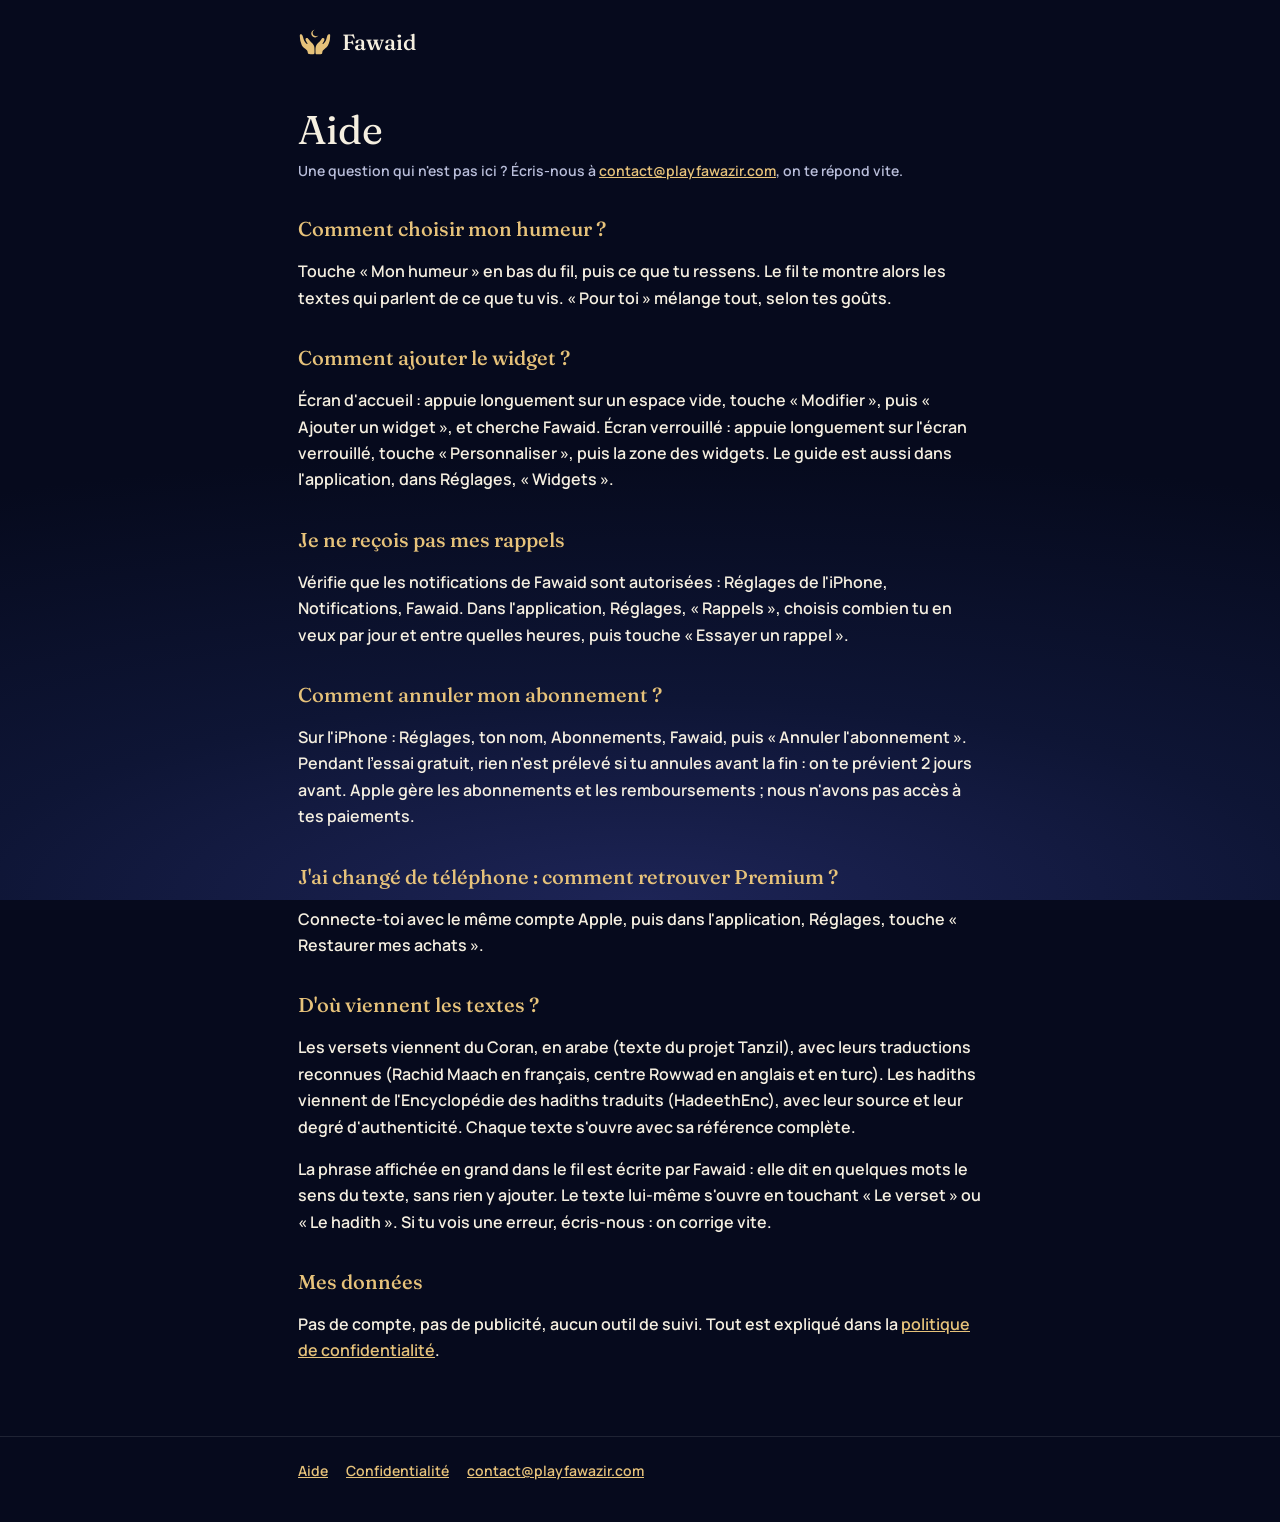
<file: fawaid/support.html>
<!doctype html>
<html lang="fr">
<head>
  <meta charset="utf-8">
  <meta name="viewport" content="width=device-width, initial-scale=1, viewport-fit=cover">
  <title>Aide · Fawaid</title>
  <meta name="description" content="Aide de Fawaid : humeurs, widget, rappels, abonnement, achats et sources des textes.">
  <meta name="theme-color" content="#060A1D">
  <link rel="icon" type="image/png" href="favicon.png">
  <link rel="apple-touch-icon" href="apple-touch-icon.png">
  <link rel="stylesheet" href="style.css">
</head>
<body>
  <header>
    <div class="wrap">
      <a class="marque" href="./" aria-label="Fawaid, retour à l'accueil">
        <img src="images/logo-marque.svg" alt="" width="34" height="28">
        Fawaid
      </a>
    </div>
  </header>

  <main>
    <div class="wrap">
      <h1>Aide</h1>
      <p class="date">Une question qui n'est pas ici ? Écris-nous à <a href="mailto:contact@playfawazir.com">contact@playfawazir.com</a>, on te répond vite.</p>

      <div class="q">
        <h2>Comment choisir mon humeur ?</h2>
        <p>Touche « Mon humeur » en bas du fil, puis ce que tu ressens. Le fil te montre alors les textes qui parlent de ce que tu vis. « Pour toi » mélange tout, selon tes goûts.</p>
      </div>

      <div class="q">
        <h2>Comment ajouter le widget ?</h2>
        <p>Écran d'accueil : appuie longuement sur un espace vide, touche « Modifier », puis « Ajouter un widget », et cherche Fawaid. Écran verrouillé : appuie longuement sur l'écran verrouillé, touche « Personnaliser », puis la zone des widgets. Le guide est aussi dans l'application, dans Réglages, « Widgets ».</p>
      </div>

      <div class="q">
        <h2>Je ne reçois pas mes rappels</h2>
        <p>Vérifie que les notifications de Fawaid sont autorisées : Réglages de l'iPhone, Notifications, Fawaid. Dans l'application, Réglages, « Rappels », choisis combien tu en veux par jour et entre quelles heures, puis touche « Essayer un rappel ».</p>
      </div>

      <div class="q">
        <h2>Comment annuler mon abonnement ?</h2>
        <p>Sur l'iPhone : Réglages, ton nom, Abonnements, Fawaid, puis « Annuler l'abonnement ». Pendant l'essai gratuit, rien n'est prélevé si tu annules avant la fin : on te prévient 2 jours avant. Apple gère les abonnements et les remboursements ; nous n'avons pas accès à tes paiements.</p>
      </div>

      <div class="q">
        <h2>J'ai changé de téléphone : comment retrouver Premium ?</h2>
        <p>Connecte-toi avec le même compte Apple, puis dans l'application, Réglages, touche « Restaurer mes achats ».</p>
      </div>

      <div class="q">
        <h2>D'où viennent les textes ?</h2>
        <p>Les versets viennent du Coran, en arabe (texte du projet Tanzil), avec leurs traductions reconnues (Rachid Maach en français, centre Rowwad en anglais et en turc). Les hadiths viennent de l'Encyclopédie des hadiths traduits (HadeethEnc), avec leur source et leur degré d'authenticité. Chaque texte s'ouvre avec sa référence complète.</p>
        <p>La phrase affichée en grand dans le fil est écrite par Fawaid : elle dit en quelques mots le sens du texte, sans rien y ajouter. Le texte lui-même s'ouvre en touchant « Le verset » ou « Le hadith ». Si tu vois une erreur, écris-nous : on corrige vite.</p>
      </div>

      <div class="q">
        <h2>Mes données</h2>
        <p>Pas de compte, pas de publicité, aucun outil de suivi. Tout est expliqué dans la <a href="confidentialite.html">politique de confidentialité</a>.</p>
      </div>
    </div>
  </main>

  <footer>
    <div class="wrap">
      <nav aria-label="Liens utiles">
        <a href="support.html">Aide</a>
        <a href="confidentialite.html">Confidentialité</a>
        <a href="mailto:contact@playfawazir.com">contact@playfawazir.com</a>
      </nav>
    </div>
  </footer>
</body>
</html>
</file>
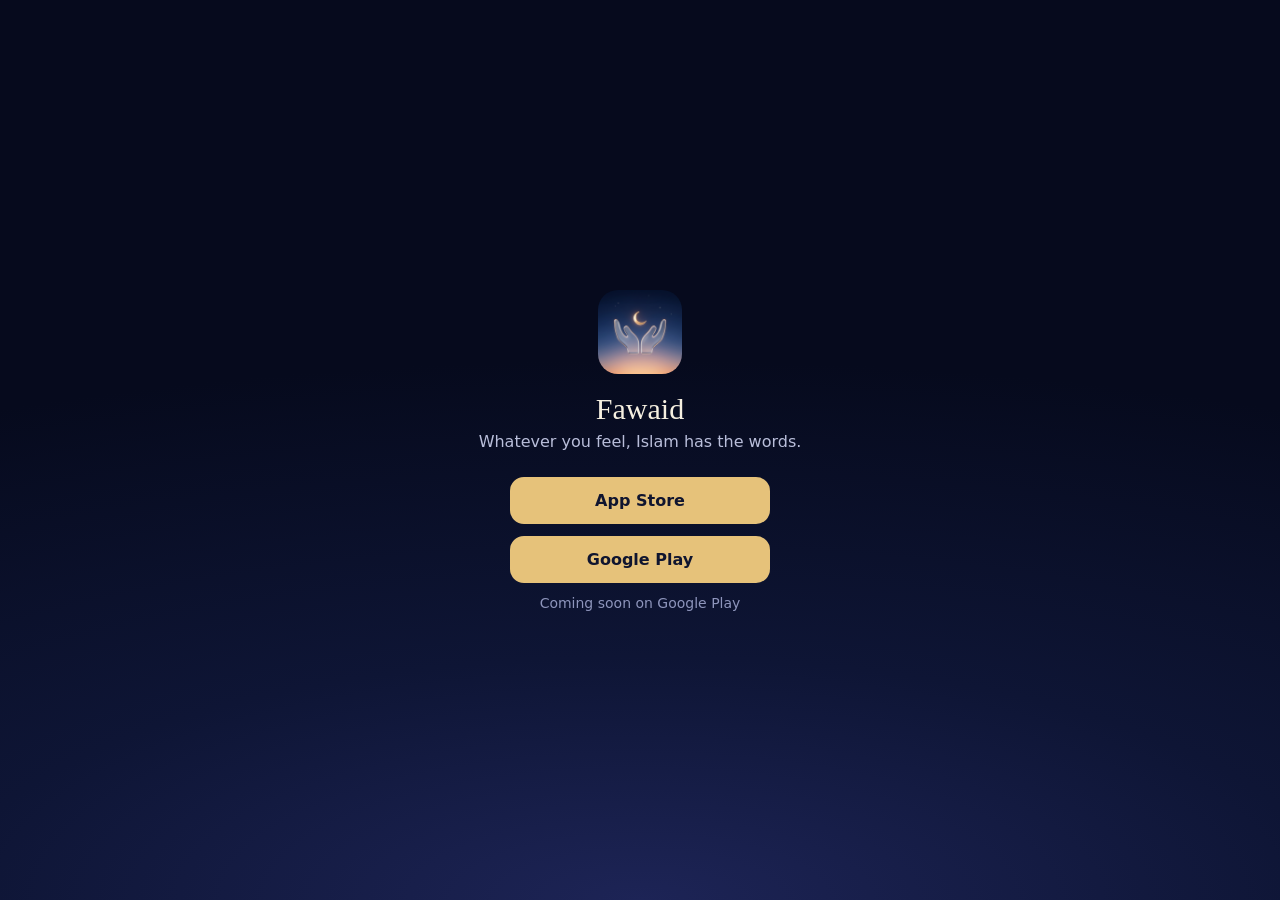
<file: fawaid/telecharger.html>
<!doctype html>
<html lang="fr">
<head>
  <meta charset="utf-8">
  <meta name="viewport" content="width=device-width, initial-scale=1">
  <title>Télécharger Fawaid</title>
  <meta name="robots" content="noindex">
  <script>
    // Sur iPhone, on part vers l'app App Store avant même d'afficher la page (les pubs Meta « Trafic » refusent un lien
    // App Store direct, d'où cette page). Même lien que plus bas : pt (jeton fournisseur) et ct (étiquette de campagne).
    (function () {
      var ua = navigator.userAgent || '';
      if (!(/iphone|ipad|ipod/i.test(ua) || (navigator.platform === 'MacIntel' && navigator.maxTouchPoints > 1))) return;
      var ct = (new URLSearchParams(location.search).get('ct') || '').replace(/[^a-zA-Z0-9_-]/g, '').slice(0, 40);
      window.FAWAID_APPSTORE = 'https://apps.apple.com/app/id6834394816?pt=129739129&ct=' + (ct || 'site') + '&mt=8';
      window.FAWAID_PARTI = true;
      location.href = window.FAWAID_APPSTORE.replace(/^https:/, 'itms-apps:');
    })();
  </script>
  <meta name="theme-color" content="#060A1D">
  <link rel="icon" href="favicon.png">
  <link rel="apple-touch-icon" href="apple-touch-icon.png">
  <style>
    html, body { margin: 0; min-height: 100%; background: #060A1D; color: #F5EFE0; font-family: system-ui, -apple-system, sans-serif; }
    body { display: grid; place-items: center; text-align: center; padding: 24px 16px; box-sizing: border-box; min-height: 100vh;
      background: radial-gradient(120% 60% at 50% 100%, #1D2456 0%, #0E1535 45%, #060A1D 100%); }
    img { width: 84px; height: 84px; border-radius: 20px; }
    h1 { font-size: 30px; margin: 14px 0 6px; font-family: "Iowan Old Style", Palatino, Georgia, serif; font-weight: 400; }
    p { margin: 0 0 26px; color: #B9BEDA; }
    .liens { display: flex; flex-direction: column; gap: 12px; align-items: center; }
    .liens a { display: block; min-width: 220px; padding: 14px 20px; border-radius: 14px; background: #E6C27A; color: #10152F; font-weight: 800; text-decoration: none; }
    .liens span { color: #8E95BC; font-size: 14px; }
  </style>
</head>
<body>
  <div>
    <img src="apple-touch-icon.png" alt="">
    <h1 id="titre">Fawaid</h1>
    <p id="texte">Quoi que tu ressentes, l’islam a les mots.</p>
    <div class="liens">
      <a id="ios" href="https://apps.apple.com/app/id6834394816">App Store</a>
      <a id="android" href="https://play.google.com/store/apps/details?id=app.fawaid" hidden>Google Play</a>
      <span id="bientot">Bientôt sur Google Play</span>
    </div>
  </div>
  <script>
    // Lien des pubs Fawaid : envoie directement vers le bon magasin selon le téléphone. Le paramètre ct de l'adresse
    // (étiquette de campagne, par exemple ?ct=meta-fr) est transmis à l'App Store, qui compte les installations par
    // étiquette dans App Store Connect ; les utm_* sont transmis à Google Play (referrer).
    // ANDROID : passer à true quand l'app sera publiée sur Google Play.
    var ANDROID = false;
    (function () {
      var q = new URLSearchParams(location.search);
      var appStore = 'https://apps.apple.com/app/id6834394816';
      var ct = (q.get('ct') || '').replace(/[^a-zA-Z0-9_-]/g, '').slice(0, 40);
      // pt : jeton fournisseur du compte développeur (App Store Connect > Analytics > Campagnes), sans lui Apple ne compte pas ct.
      appStore += '?pt=129739129&ct=' + (ct || 'site') + '&mt=8';
      var utm = [];
      ['utm_source', 'utm_medium', 'utm_campaign', 'utm_content'].forEach(function (k) {
        if (q.get(k)) utm.push(k + '=' + encodeURIComponent(q.get(k)));
      });
      var play = 'https://play.google.com/store/apps/details?id=app.fawaid';
      if (utm.length) play += '&referrer=' + encodeURIComponent(utm.join('&'));
      document.getElementById('ios').href = appStore;
      document.getElementById('android').href = play;
      if (ANDROID) { document.getElementById('android').hidden = false; document.getElementById('bientot').hidden = true; }

      var textes = {
        en: ['Fawaid', 'Whatever you feel, Islam has the words.', 'Coming soon on Google Play'],
        tr: ['Fawaid', 'Ne hissedersen hisset, İslam’ın sana bir sözü var.', 'Yakında Google Play’de'],
        ar: ['فوائد', 'مهما كان شعورك، فللإسلام كلمة لك.', 'قريبًا على Google Play']
      };
      var langue = (navigator.language || 'fr').slice(0, 2);
      if (textes[langue]) {
        document.documentElement.lang = langue;
        if (langue === 'ar') document.documentElement.dir = 'rtl';
        document.getElementById('titre').textContent = textes[langue][0];
        document.getElementById('texte').textContent = textes[langue][1];
        document.getElementById('bientot').textContent = textes[langue][2];
      }

      var ua = navigator.userAgent || '';
      if (/iphone|ipad|ipod/i.test(ua) || (navigator.platform === 'MacIntel' && navigator.maxTouchPoints > 1)) {
        // Les navigateurs intégrés (Instagram, Facebook, TikTok) affichent la version web de l'App Store au lieu d'ouvrir
        // l'app App Store : il faut encore un appui, et 93 % des clics Instagram se perdaient là (19/11/2026 : 211 clics,
        // 15 vues de la fiche). itms-apps ouvre directement l'app App Store, avec pt et ct (l'étiquette est gardée).
        // Secours : si rien ne s'ouvre en 1,5 s (schéma bloqué), on passe au lien web, comme avant.
        // L'ouverture est déjà lancée dans <head> (FAWAID_PARTI) ; ici, seulement le secours.
        var secours = setTimeout(function () { location.replace(appStore); }, 1500);
        document.addEventListener('visibilitychange', function () { if (document.hidden) clearTimeout(secours); });
        window.addEventListener('pagehide', function () { clearTimeout(secours); });
        if (!window.FAWAID_PARTI) location.href = appStore.replace(/^https:/, 'itms-apps:');
      }
      else if (ANDROID && /android/i.test(ua)) location.replace(play);
    })();
  </script>
</body>
</html>
</file>
<file: assets/site.css>
/* Site de Fawazir : mêmes couleurs, polices, reliefs et décor de scène que l'app (nuit, or, cartes à bord épais). */

@font-face { font-family: 'Lilita One'; src: url('fonts/lilita-one.woff2') format('woff2'); font-weight: 400; font-display: swap; }
@font-face { font-family: 'Nunito'; src: url('fonts/nunito-700.woff2') format('woff2'); font-weight: 700; font-display: swap; }
@font-face { font-family: 'Nunito'; src: url('fonts/nunito-800.woff2') format('woff2'); font-weight: 800; font-display: swap; }
@font-face { font-family: 'Nunito'; src: url('fonts/nunito-900.woff2') format('woff2'); font-weight: 900; font-display: swap; }
@font-face { font-family: 'Lalezar'; src: url('fonts/lalezar-fawazir.woff2') format('woff2'); font-weight: 400; font-display: swap; }

:root {
  --night: #22177A;
  --stage: #2A1C8C;
  --deep: #1A1160;
  --panel: #30249A;
  --ink: #120B4A;
  --gold: #FFC83D;
  --gold-soft: #FFE9A8;
  --cyan: #2EE6F0;
  --pink: #FF7AB6;
  --mint: #7CF29A;
  --orange: #FF8A3D;
  --text: #FFFFFF;
  --muted: #CFCAF5;
  --dim: #9F98D6;
  --edge: rgba(255, 255, 255, 0.16);
  --title: 'Lilita One', 'Arial Rounded MT Bold', system-ui, sans-serif;
  --body: 'Nunito', system-ui, -apple-system, 'Segoe UI', sans-serif;
  --radius: 26px;
  color-scheme: dark;
}

* { box-sizing: border-box; }

html { background: var(--stage); scroll-behavior: smooth; scroll-padding-top: 76px; }

body {
  margin: 0;
  color: var(--text);
  font-family: var(--body);
  font-weight: 700;
  font-size: 17px;
  line-height: 1.55;
  /* Scène de l'app : halo clair en haut, puis le semis d'étincelles, de points, d'étoiles à huit branches et de croissants. */
  background-color: var(--stage);
  background-image:
    radial-gradient(1100px 620px at 50% 0, rgba(255, 255, 255, 0.13), transparent 70%),
    url('img/fond.svg');
  background-size: auto, 560px 560px;
  -webkit-font-smoothing: antialiased;
}

a { color: var(--gold); text-decoration-thickness: 2px; text-underline-offset: 3px; }
a:hover { color: var(--gold-soft); }

img { max-width: 100%; height: auto; display: block; }

.wrap { width: 100%; max-width: 1120px; margin: 0 auto; padding: 0 20px; }

/* En-tête */
.top { position: sticky; top: 0; z-index: 10; background: rgba(26, 17, 96, 0.88); backdrop-filter: blur(12px); -webkit-backdrop-filter: blur(12px); border-bottom: 2px solid var(--edge); }
.top .wrap { display: flex; align-items: center; gap: 14px; height: 64px; }
.brand { display: flex; align-items: center; gap: 10px; color: var(--text); text-decoration: none; }
.brand img { width: 40px; height: 40px; border-radius: 11px; border: 2px solid var(--ink); }
.brand b { font-family: var(--title); font-weight: 400; font-size: 24px; letter-spacing: 0.5px; text-transform: uppercase; text-shadow: 0 2px 0 var(--ink); }
.brand i { font-family: 'Lalezar', serif; font-style: normal; color: var(--gold); font-size: 22px; line-height: 1; margin-top: 4px; }
.top nav { margin-left: auto; display: flex; gap: 22px; }
.top nav a { color: var(--muted); text-decoration: none; font-weight: 800; font-size: 15px; }
.top nav a:hover, .top nav a[aria-current='page'] { color: var(--gold); }

/* Titres */
h1, h2, h3 { font-family: var(--title); font-weight: 400; text-transform: uppercase; line-height: 1.05; margin: 0; text-shadow: 0 3px 0 var(--ink); }
h1 { font-size: clamp(42px, 7.5vw, 76px); }
h2 { font-size: clamp(32px, 5vw, 48px); }
h3 { font-size: 24px; text-shadow: 0 2px 0 var(--ink); }
.accent { color: var(--gold); }
.lead { color: var(--muted); font-size: 19px; font-weight: 800; max-width: 36ch; margin: 18px 0 0; }
.kicker { display: inline-block; font-weight: 900; font-size: 13px; letter-spacing: 1px; text-transform: uppercase; color: var(--ink); background: var(--gold); border: 2px solid var(--ink); border-radius: 12px; padding: 3px 10px; margin-bottom: 14px; }

/* Téléphones : les vrais écrans de l'app dans un cadre */
.phone { position: relative; width: 280px; border-radius: 40px; border: 7px solid var(--ink); background: var(--ink); overflow: hidden; box-shadow: 0 10px 0 var(--ink), 0 30px 60px rgba(0, 0, 0, 0.35); }
.phone img { width: 100%; }
.phone-wide { width: 100%; max-width: 560px; border-radius: 34px; }
.tilt-r { transform: rotate(2.5deg); }
.tilt-l { transform: rotate(-2.5deg); }

/* Boutons */
.ctas { display: flex; flex-wrap: wrap; gap: 12px; margin-top: 28px; }
.btn { display: inline-flex; align-items: center; gap: 10px; height: 56px; padding: 0 26px; border-radius: 28px; font-family: var(--title); font-size: 20px; text-transform: uppercase; text-decoration: none; border: 3px solid var(--ink); box-shadow: 0 5px 0 var(--ink); transition: transform 0.12s ease, box-shadow 0.12s ease; }
.btn:active { transform: translateY(3px); box-shadow: 0 2px 0 var(--ink); }
.btn-gold { background: var(--gold); color: var(--ink); }
.btn-gold:hover { color: var(--ink); background: #FFD45F; }
.btn-soft { background: var(--deep); color: var(--text); border-color: var(--edge); box-shadow: 0 5px 0 var(--ink); }
.btn-soft:hover { color: var(--gold); }
.soon { font-family: var(--body); font-weight: 900; font-size: 13px; text-transform: none; background: var(--ink); color: var(--gold); border-radius: 12px; padding: 3px 9px; }

/* Héros */
.hero { padding: 56px 0 28px; }
.hero .wrap { display: grid; grid-template-columns: 1.15fr 0.85fr; gap: 40px; align-items: center; }
.hero .phone { justify-self: center; width: 300px; }

/* Points forts */
.perks { display: grid; grid-template-columns: repeat(4, 1fr); gap: 14px; }
.perk { background: var(--deep); border: 3px solid var(--edge); border-radius: 22px; padding: 16px; box-shadow: 0 5px 0 var(--ink); display: flex; gap: 12px; align-items: center; }
.perk svg { flex: none; width: 40px; height: 40px; }
.perk span { font-weight: 900; font-size: 16px; line-height: 1.25; }

/* Sections */
section { padding: 56px 0; }
.section-head { max-width: 640px; margin-bottom: 30px; }
.section-head p { margin: 12px 0 0; color: var(--muted); font-weight: 800; font-size: 18px; }
.center { text-align: center; margin-left: auto; margin-right: auto; max-width: 820px; }

/* Comment on joue */
.how { display: grid; grid-template-columns: 0.8fr 1.2fr; gap: 48px; align-items: center; }
.how .phone { justify-self: center; }
.steps { list-style: none; margin: 0; padding: 0; display: grid; gap: 16px; counter-reset: step; }
.steps li { position: relative; background: var(--deep); border: 3px solid var(--edge); border-radius: var(--radius); padding: 18px 20px 18px 84px; box-shadow: 0 5px 0 var(--ink); counter-increment: step; }
.steps li::before {
  content: counter(step);
  position: absolute; left: 16px; top: 50%; transform: translateY(-50%);
  width: 52px; height: 52px; display: grid; place-items: center;
  font-family: var(--title); font-size: 26px; color: var(--ink);
  /* Étoile à huit branches dorée, comme les numéros de l'app. */
  background: url("data:image/svg+xml,%3Csvg xmlns='http://www.w3.org/2000/svg' viewBox='0 0 52 52'%3E%3Cpath d='M26 3l6.4 7.5 9.8-.7-.7 9.8L49 26l-7.5 6.4.7 9.8-9.8-.7L26 49l-6.4-7.5-9.8.7.7-9.8L3 26l7.5-6.4-.7-9.8 9.8.7z' fill='%23FFC83D' stroke='%23120B4A' stroke-width='3' stroke-linejoin='round'/%3E%3C/svg%3E") center / contain no-repeat;
}
.steps h3 { font-size: 21px; margin-bottom: 4px; }
.steps p { margin: 0; color: var(--muted); }

/* Jeux mis en avant : écran d'un côté, texte de l'autre */
.feature { display: grid; grid-template-columns: 1fr 1fr; gap: 48px; align-items: center; padding: 26px 0; }
.feature + .feature { border-top: 2px dashed var(--edge); }
.feature .shot { justify-self: center; }
.feature.reverse .shot { order: 2; }
.feature-title { display: flex; align-items: center; gap: 14px; margin-bottom: 12px; }
.feature-title img { width: 72px; height: 72px; flex: none; }
.feature-title h3 { font-size: clamp(28px, 4vw, 38px); }
.feature p { color: var(--muted); margin: 0 0 12px; max-width: 46ch; }
.tags { display: flex; flex-wrap: wrap; gap: 8px; margin-top: 6px; }
.tag { font-size: 13.5px; font-weight: 900; background: var(--deep); color: var(--muted); border: 2px solid var(--edge); border-radius: 12px; padding: 4px 11px; }
.tag-gold { background: var(--gold); color: var(--ink); border-color: var(--ink); }

/* Cartes de jeux */
.games { display: grid; grid-template-columns: repeat(2, 1fr); gap: 16px; }
.game { background: var(--deep); border: 3px solid var(--edge); border-radius: var(--radius); padding: 18px; box-shadow: 0 6px 0 var(--ink); display: flex; gap: 16px; align-items: flex-start; }
.game img { width: 72px; height: 72px; flex: none; margin-top: -2px; }
.game h3 { font-size: 21px; margin-bottom: 4px; }
.game p { margin: 0; color: var(--muted); font-size: 15.5px; line-height: 1.45; }
.game .tags { margin-top: 10px; }

.solo { display: grid; grid-template-columns: 1.3fr 0.7fr; gap: 40px; align-items: center; }
.solo .phone { justify-self: center; width: 260px; }

/* Chaque jour */
.daily { display: grid; grid-template-columns: 1fr 1fr; gap: 20px; }
.panel { background: var(--deep); border: 3px solid var(--edge); border-radius: var(--radius); padding: 24px; box-shadow: 0 6px 0 var(--ink); }
.panel-gold { border-color: var(--gold); }
.panel h3 { margin-bottom: 8px; }
.panel p { margin: 0; color: var(--muted); }
.panel .phone { width: 210px; margin: 22px auto 0; border-width: 6px; border-radius: 32px; }

/* Contenu vérifié et formule */
.split { display: grid; grid-template-columns: 1fr 1fr; gap: 20px; }
.check { list-style: none; margin: 14px 0 0; padding: 0; display: grid; gap: 12px; }
.check li { display: flex; gap: 12px; align-items: flex-start; color: var(--text); }
.check li::before { content: ''; flex: none; width: 24px; height: 24px; margin-top: 1px; border-radius: 50%; background: var(--mint) url("data:image/svg+xml,%3Csvg xmlns='http://www.w3.org/2000/svg' viewBox='0 0 24 24'%3E%3Cpath d='M6 12.5l4 4 8-9' fill='none' stroke='%23120B4A' stroke-width='3.2' stroke-linecap='round' stroke-linejoin='round'/%3E%3C/svg%3E") center / 16px no-repeat; border: 2px solid var(--ink); }

/* Bandeau final */
.band { background: var(--gold); color: var(--ink); border: 4px solid var(--ink); border-radius: 34px; box-shadow: 0 8px 0 var(--ink); padding: 32px; display: flex; align-items: center; gap: 26px; }
.band img { width: 110px; height: 110px; border-radius: 26px; border: 4px solid var(--ink); flex: none; }
.band h2 { color: var(--ink); text-shadow: 0 3px 0 rgba(255, 255, 255, 0.5); font-size: clamp(28px, 4vw, 40px); }
.band p { margin: 8px 0 0; font-weight: 800; }

/* Pages de texte (confidentialité, support, mentions) */
.doc { padding: 48px 0 24px; }
.doc .wrap { max-width: 760px; }
.doc h1 { font-size: clamp(34px, 6vw, 52px); margin-bottom: 10px; }
.doc .updated { color: var(--dim); font-size: 15px; margin: 0 0 26px; }
.doc h2 { font-size: 26px; margin: 34px 0 10px; text-shadow: 0 2px 0 var(--ink); }
.doc p, .doc li { color: var(--muted); }
.doc strong { color: var(--text); font-weight: 900; }
.doc ul { padding-left: 22px; }
.doc li { margin: 6px 0; }
.summary { background: var(--deep); border: 3px solid var(--gold); border-radius: 22px; padding: 18px 20px; box-shadow: 0 5px 0 var(--ink); }
.summary p { color: var(--text); margin: 0; }
details { background: var(--deep); border: 3px solid var(--edge); border-radius: 20px; padding: 0 18px; margin: 12px 0; box-shadow: 0 4px 0 var(--ink); }
details[open] { padding-bottom: 14px; }
summary { cursor: pointer; font-weight: 900; color: var(--text); padding: 15px 0; list-style: none; display: flex; justify-content: space-between; gap: 12px; }
summary::-webkit-details-marker { display: none; }
summary::after { content: '+'; font-family: var(--title); color: var(--gold); font-size: 24px; line-height: 1; }
details[open] summary::after { content: '–'; }
details p { margin: 0 0 8px; }
.contact { display: flex; flex-wrap: wrap; align-items: center; gap: 12px; margin: 18px 0; }

/* Pied de page */
footer { margin-top: 40px; border-top: 2px solid var(--edge); background: rgba(18, 11, 74, 0.55); }
footer .wrap { padding-top: 28px; padding-bottom: 36px; display: flex; flex-wrap: wrap; gap: 14px 24px; align-items: center; justify-content: space-between; }
footer nav { display: flex; flex-wrap: wrap; gap: 8px 20px; }
footer a { color: var(--muted); text-decoration: none; font-weight: 800; }
footer a:hover { color: var(--gold); }
footer small { color: var(--dim); font-size: 14px; }

@media (max-width: 900px) {
  .hero .wrap, .how, .feature, .solo, .daily, .split { grid-template-columns: 1fr; }
  .hero .phone { width: 250px; }
  .how .phone, .solo .phone { display: none; }
  .feature { gap: 22px; }
  .feature .shot, .feature.reverse .shot { order: 2; }
  .feature .phone { width: 250px; }
  .feature .phone-wide { width: 100%; max-width: 520px; }
  .perks { grid-template-columns: 1fr 1fr; }
  .games { grid-template-columns: 1fr; }
}

@media (max-width: 560px) {
  body { font-size: 16px; }
  section { padding: 40px 0; }
  .hero { padding-top: 30px; }
  .top nav { gap: 14px; }
  .top nav .hide-sm { display: none; }
  .perks { grid-template-columns: 1fr; }
  .btn { height: 52px; font-size: 18px; padding: 0 20px; }
  .steps li { padding-left: 76px; }
  .steps li::before { width: 46px; height: 46px; font-size: 22px; }
  .band { flex-direction: column; text-align: center; padding: 26px 20px; }
  .band img { width: 90px; height: 90px; }
}

@media (prefers-reduced-motion: reduce) {
  html { scroll-behavior: auto; }
  .btn { transition: none; }
}
</file>
<file: fawaid/style.css>
/* Pages de Fawaid (accueil, confidentialité, aide) : la nuit de Fawaid, or et ivoire. Polices de l'app (Fraunces,
   Manrope) hébergées ici, réduites aux caractères latins : aucune requête vers un autre site. */
@font-face { font-family: "Fraunces"; src: url("fonts/fraunces-400.woff2") format("woff2"); font-weight: 400; font-display: swap; }
@font-face { font-family: "Fraunces"; src: url("fonts/fraunces-500.woff2") format("woff2"); font-weight: 500 700; font-display: swap; }
@font-face { font-family: "Manrope"; src: url("fonts/manrope-600.woff2") format("woff2"); font-weight: 400 600; font-display: swap; }
@font-face { font-family: "Manrope"; src: url("fonts/manrope-800.woff2") format("woff2"); font-weight: 700 900; font-display: swap; }
:root {
  --nuit: #060A1D;
  --nuit2: #0E1535;
  --ivoire: #F5EFE0;
  --or: #E6C27A;
  --doux: #B9BEDA;
  --trait: rgba(255, 255, 255, 0.1);
  --serif: "Fraunces", "Iowan Old Style", "Palatino", Georgia, serif;
  --ui: "Manrope", -apple-system, "Segoe UI", Roboto, sans-serif;
  color-scheme: dark;
}
* { box-sizing: border-box; }
body {
  margin: 0;
  background: radial-gradient(120% 50% at 50% 100%, #1D2456 0%, var(--nuit2) 45%, var(--nuit) 100%) fixed, var(--nuit);
  color: var(--ivoire);
  font: 16px/1.65 var(--ui);
}
.wrap { max-width: 720px; margin: 0 auto; padding: 0 max(18px, env(safe-area-inset-left, 0px)); }
header { padding: 28px 0 8px; }
.marque { display: inline-flex; align-items: center; gap: 10px; color: var(--ivoire); text-decoration: none; font: 600 22px var(--serif); }
.marque svg { width: 26px; height: 26px; }
.marque img { display: block; height: 28px; width: auto; }
main { padding: 18px 0 56px; }
h1 { font: 400 clamp(30px, 6vw, 40px)/1.15 var(--serif); margin: 18px 0 6px; }
h2 { font: 600 20px/1.3 var(--serif); margin: 34px 0 8px; color: var(--or); }
.date { color: var(--doux); font-size: 14px; margin: 0 0 22px; }
.bref { background: rgba(230, 194, 122, 0.12); border: 1px solid rgba(230, 194, 122, 0.35); border-radius: 16px; padding: 14px 18px; }
p, li { color: var(--ivoire); }
ul { padding-left: 22px; }
li { margin: 4px 0; }
a { color: var(--or); }
.q { margin-top: 26px; }
.q h2 { margin-bottom: 4px; }
footer { border-top: 1px solid var(--trait); padding: 22px 0 40px; color: var(--doux); font-size: 14px; }
footer nav { display: flex; flex-wrap: wrap; gap: 18px; }

/* Accueil */
.accueil { overflow-x: hidden; }
.large { max-width: 1080px; margin: 0 auto; padding: 0 max(18px, env(safe-area-inset-left, 0px)) 0 max(18px, env(safe-area-inset-right, 0px)); }
.etroit { max-width: 760px; }
.haut { padding: 22px 0 6px; }
.haut .large { display: flex; align-items: center; justify-content: space-between; gap: 16px; }
.haut nav { display: flex; gap: 22px; font-weight: 700; font-size: 15px; }
.haut nav a { color: var(--ivoire); text-decoration: none; opacity: 0.85; }
.haut nav a:hover { opacity: 1; color: var(--or); }
.accueil main { padding: 0; }
.accueil section { padding: 64px 0; }
.accueil section.serre { padding: 20px 0; }
.hero { padding-top: 40px; }
.hero-grille { display: grid; grid-template-columns: 1.1fr 0.9fr; gap: 48px; align-items: center; }
.accueil h1 { font: 400 clamp(38px, 6.4vw, 64px)/1.08 var(--serif); margin: 0 0 18px; letter-spacing: -0.01em; text-wrap: balance; }
.chapeau { font-size: clamp(17px, 2.2vw, 20px); line-height: 1.55; color: var(--doux); margin: 0 0 28px; max-width: 34ch; }
.actions { display: flex; flex-wrap: wrap; align-items: center; gap: 14px 18px; }
.bouton { display: inline-block; background: var(--or); color: var(--nuit); font-weight: 800; font-size: 17px; text-decoration: none; padding: 15px 26px; border-radius: 999px; box-shadow: 0 8px 30px rgba(230, 194, 122, 0.25); }
.bouton:hover { filter: brightness(1.05); }
.mention { color: var(--or); font-weight: 700; font-size: 15px; }
.telephone { margin: 0; justify-self: center; width: min(300px, 78vw); aspect-ratio: 552 / 1200; border-radius: 44px; padding: 9px; background: #10142C; box-shadow: 0 0 0 1.5px rgba(255, 255, 255, 0.12), 0 30px 80px rgba(0, 0, 0, 0.55), 0 0 120px rgba(124, 108, 200, 0.18); }
.telephone img { display: block; width: 100%; height: 100%; object-fit: cover; border-radius: 36px; }
.penche-d { transform: rotate(2.5deg); }
.penche-g { transform: rotate(-2.5deg); }
.atouts { display: grid; grid-template-columns: repeat(4, 1fr); gap: 12px; }
.atout { display: flex; align-items: center; gap: 12px; padding: 16px 18px; border-radius: 18px; background: rgba(255, 255, 255, 0.05); border: 1px solid var(--trait); font-weight: 700; font-size: 15px; line-height: 1.3; }
.atout svg { flex: none; width: 26px; height: 26px; color: var(--or); }
.bloc { display: grid; grid-template-columns: 0.9fr 1.1fr; gap: 56px; align-items: center; margin: 0 0 72px; }
.bloc:last-child { margin-bottom: 0; }
.bloc.inverse { grid-template-columns: 1.1fr 0.9fr; }
.bloc.inverse .telephone { order: 2; }
.accueil h2 { font: 400 clamp(28px, 4vw, 40px)/1.15 var(--serif); color: var(--ivoire); margin: 0 0 14px; }
.bloc p { font-size: 17px; color: var(--doux); margin: 0 0 12px; max-width: 46ch; }
.deux { display: grid; grid-template-columns: 1fr 1fr; gap: 18px; }
.panneau { padding: 28px 28px 22px; border-radius: 24px; background: rgba(255, 255, 255, 0.05); border: 1px solid var(--trait); }
.panneau h2 { font-size: clamp(24px, 3vw, 30px); }
.panneau-or { background: rgba(230, 194, 122, 0.1); border-color: rgba(230, 194, 122, 0.35); }
.coches { list-style: none; padding: 0; margin: 0; }
.coches li { position: relative; padding-left: 30px; margin: 0 0 12px; color: var(--ivoire); }
.coches li::before { content: ""; position: absolute; left: 2px; top: 0.45em; width: 14px; height: 8px; border-left: 2.5px solid var(--or); border-bottom: 2.5px solid var(--or); transform: rotate(-45deg); }
.centre { text-align: center; }
details { border-bottom: 1px solid var(--trait); padding: 16px 2px; }
details summary { cursor: pointer; font-weight: 800; font-size: 17px; list-style: none; display: flex; justify-content: space-between; gap: 16px; }
details summary::-webkit-details-marker { display: none; }
details summary::after { content: "+"; color: var(--or); font-size: 22px; line-height: 1; }
details[open] summary::after { content: "−"; }
details p { color: var(--doux); margin: 10px 0 2px; }
.bandeau { display: flex; align-items: center; gap: 22px; padding: 26px 28px; border-radius: 26px; background: linear-gradient(135deg, rgba(230, 194, 122, 0.16), rgba(124, 108, 200, 0.14)); border: 1px solid rgba(230, 194, 122, 0.3); }
.bandeau img { border-radius: 22px; flex: none; }
.bandeau h2 { font-size: clamp(24px, 3vw, 30px); margin-bottom: 6px; }
.bandeau p { margin: 0; color: var(--doux); }
.accueil footer { margin-top: 40px; }
.accueil footer .large { display: flex; flex-wrap: wrap; justify-content: space-between; gap: 14px; }
.accueil footer a { color: var(--doux); }
a:focus-visible, summary:focus-visible { outline: 2px solid var(--or); outline-offset: 3px; border-radius: 6px; }
@media (max-width: 860px) {
  .hero-grille, .bloc, .bloc.inverse, .deux { grid-template-columns: 1fr; gap: 32px; }
  .bloc.inverse .telephone { order: 0; }
  .atouts { grid-template-columns: 1fr 1fr; }
  .accueil section { padding: 44px 0; }
  .bloc { margin-bottom: 56px; }
  .telephone { width: min(270px, 72vw); }
}
@media (max-width: 480px) {
  .cache-petit { display: none; }
  .atout { padding: 14px; font-size: 14px; }
  .bandeau { flex-direction: column; align-items: flex-start; }
  .panneau { padding: 22px 20px 16px; }
}
</file>
